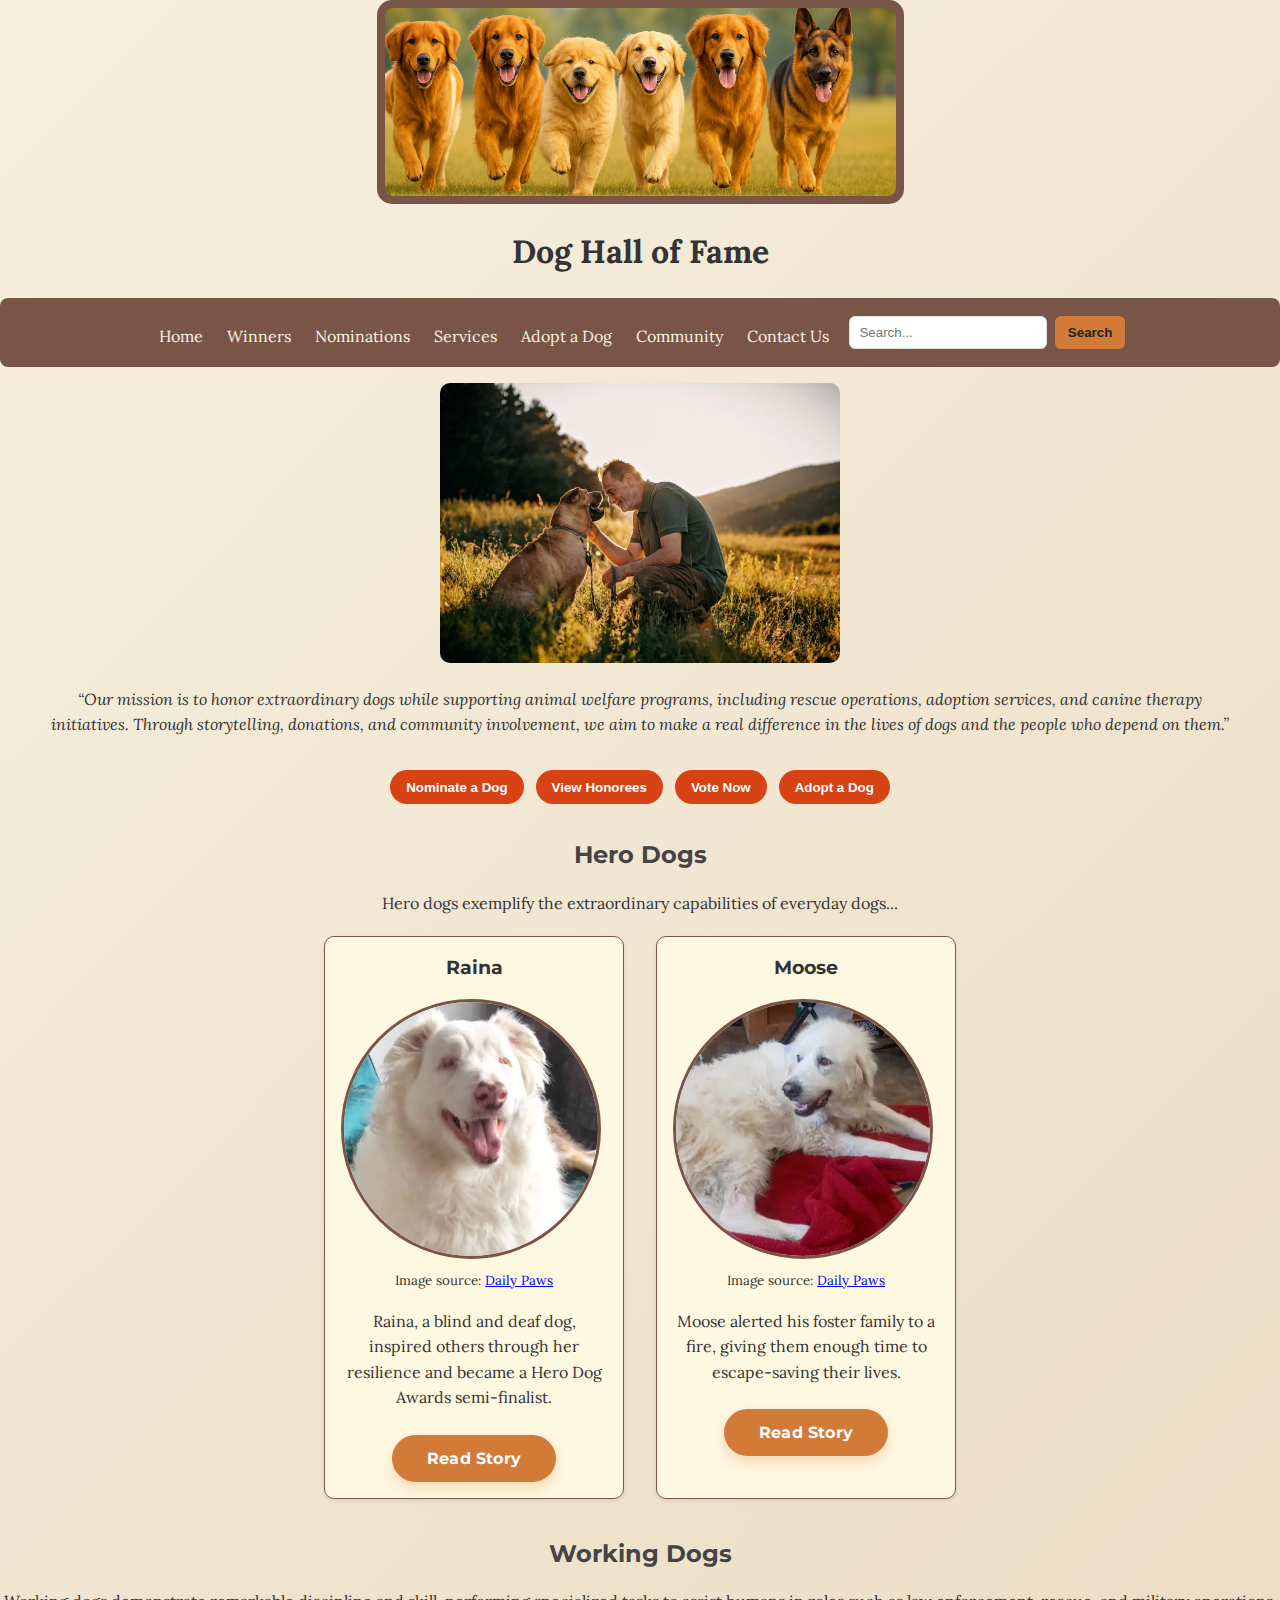
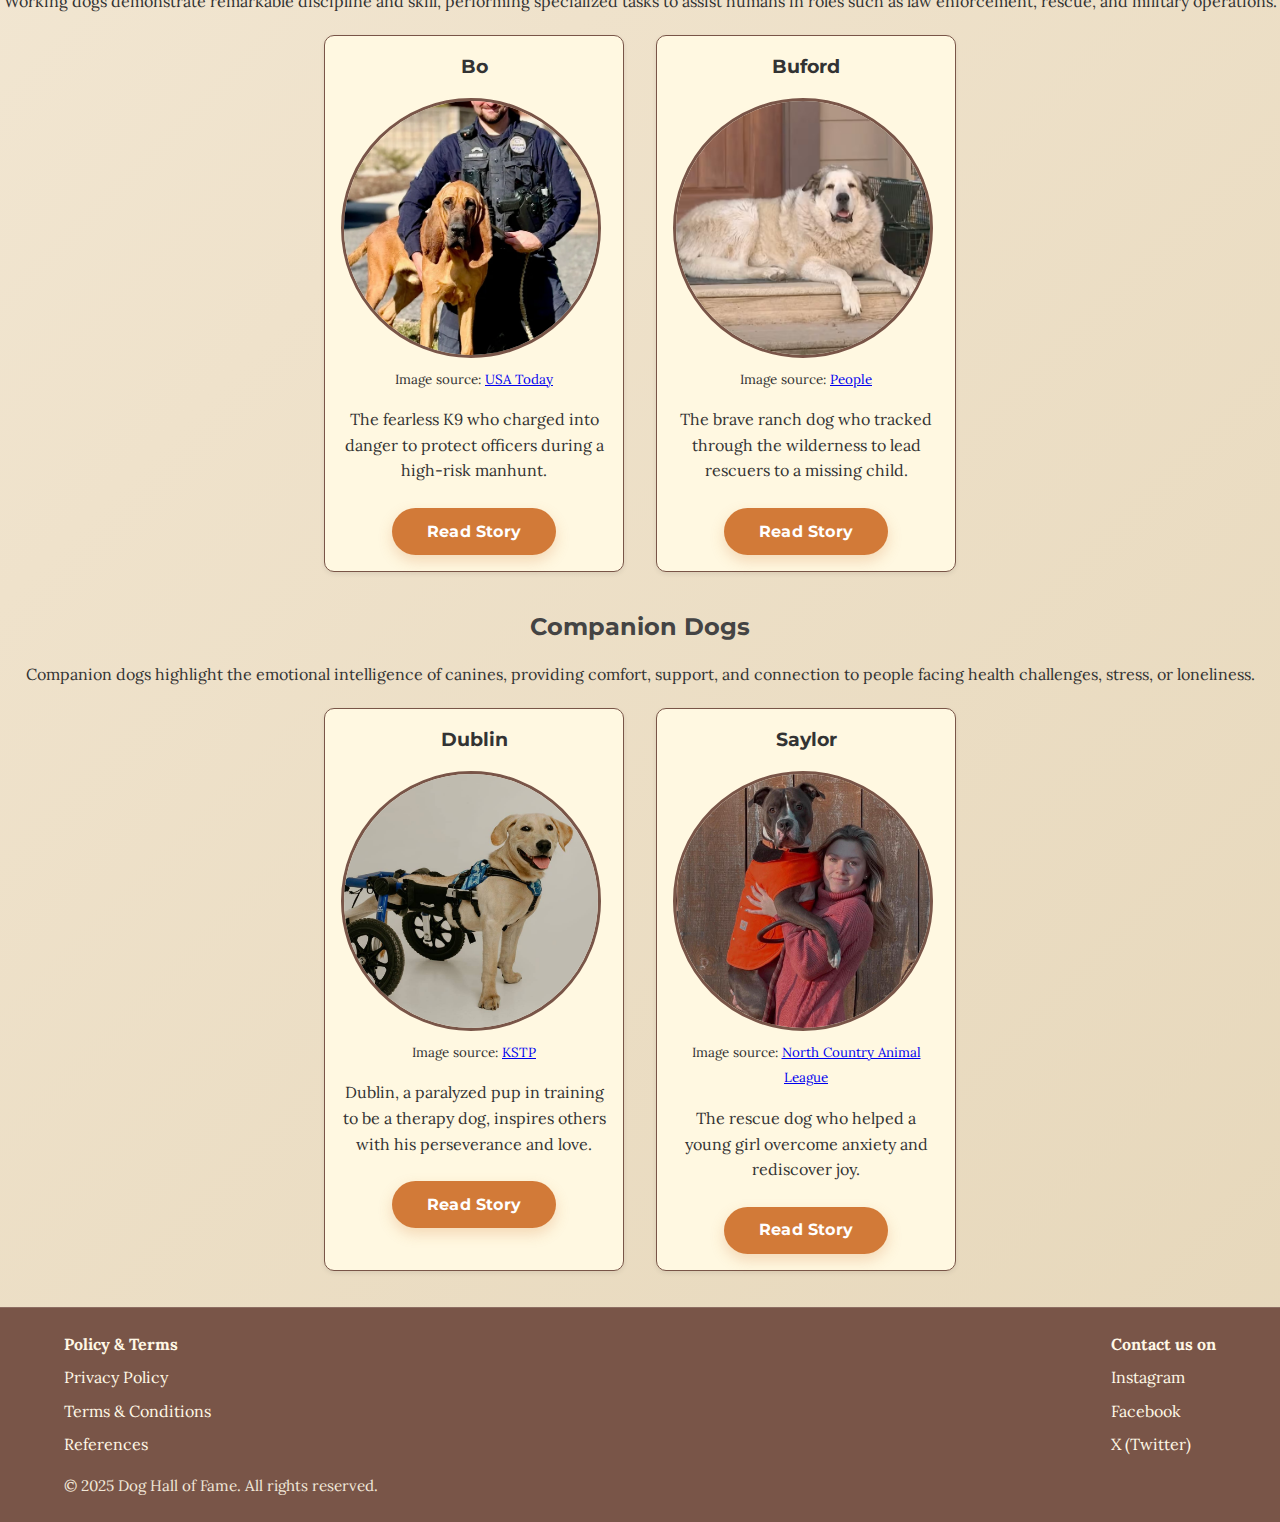
<file: index.html>
<!DOCTYPE html>
<!-- Bala Tejaswi Appana | August 10th, 2025   -->
<html lang="en">
<head>
  <meta charset="UTF-8">
  <!-- Mode meta tag for responsive design -->
  <meta name="viewport" content="width=device-width, initial-scale=1.0">
  <meta name="description" content="Welcome to the Dog Hall of Fame—celebrating the extraordinary achievements of dogs. Discover heroes, vote, and get involved.">


  <title>Dog Hall of Fame</title>
  <link href="https://fonts.googleapis.com/css2?family=Lora&family=Montserrat:wght@700&display=swap" rel="stylesheet">
  <link rel="stylesheet" href="styles/dogstyles07.css">
</head>
<body>
<div id="page-wrapper">
  <!-- =========================
       Site Header & Navigation
       ========================= -->
 <header class="page-header">
  <div class="banner-frame">
    <img src="images/banner.png" alt="Dog Hall of Fame banner" class="img-banner">
  </div>
  <h1 style="text-align:center;">Dog Hall of Fame</h1>
</header>	
    <!-- Single Navigation (mobile + desktop) -->
    <nav class="main-nav" aria-label="Main navigation">
      <button class="menu-toggle" aria-label="Toggle menu" aria-expanded="false" aria-controls="nav-content">&#9776;</button>

      <div id="nav-content" class="nav-content">
        <ul class="nav-links">
          <li><a href="index.html">Home</a></li>
          <li><a href="winners.html">Winners</a></li>
          <li><a href="nominations.html">Nominations</a></li>
          <li><a href="services.html">Services</a></li>
		  <li><a href="adoption.html">Adopt a Dog</a></li>
		  <li><a href="community.html">Community</a></li>
		  <li><a href="contactus.html">Contact Us</a></li>
		  <li><form class="nav-search" action="#" method="get" role="search">
          <label for="q" class="visually-hidden">Search this site</label>
          <input id="q" name="q" type="search" placeholder="Search..." />
          <button type="submit">Search</button></form></li>
        </ul>
      </div>
    </nav>
  <!-- Featured image -->
  <section class="featured-image" style="text-align:center; margin-top:1em;">
    <img src="images/feature.jpg" alt="Woman high-fiving a dog in harness" width="400" height="280" style="border-radius:0.625em;">
  </section>

  <!-- Mission statement -->
  <section id="mission">
    <blockquote>
      “Our mission is to honor extraordinary dogs while supporting animal welfare programs, including rescue operations,
      adoption services, and canine therapy initiatives. Through storytelling, donations, and community involvement,
      we aim to make a real difference in the lives of dogs and the people who depend on them.”
    </blockquote>
  </section>

  <!-- Actions -->
  <section id="actions">
    <button onclick="location.href='nominations.html'">Nominate a Dog</button>
    <button onclick="location.href='winners.html'">View Honorees</button>
    <button onclick="location.href='vote.html'">Vote Now</button>
    <button onclick="location.href='adoption.html'">Adopt a Dog</button>
  </section>

  <!-- Main Content -->
  <main class="dog-sections">
    <h2 id="hero" class="clear-float dog-row-heading">Hero Dogs</h2>
    <p class="dog-row-content">Hero dogs exemplify the extraordinary capabilities of everyday dogs...</p>
    <div class="dog-row">
      <section class="dog-category">
        <h3>Raina</h3>
		<div>
			<img class="float-left" src="images/Raina.png" alt="Raina, blind and deaf hero dog">
			<p><small>Image source: <a href="https://www.dailypaws.com/raina-blind-deaf-dog-inspires-7710695">Daily Paws</a></small></p>
			<p>Raina, a blind and deaf dog, inspired others through her resilience and became a Hero Dog Awards semi-finalist.</p>
			<div class="clear-float"></div>
		</div>
		<a href="#" class="story-button">Read Story</a>
      </section>

      <section class="dog-category">
        <h3>Moose</h3>
        <div>
          <img class="float-left" src="images/Moose.png" alt="Moose, hero dog who saved family from houseboat fire">
          <p><small>Image source: <a href="https://www.dailypaws.com/great-pyrenees-saves-family-from-houseboat-fire-7814286" target="_blank" rel="noopener">Daily Paws</a></small></p>
          <p>Moose alerted his foster family to a fire, giving them enough time to escape-saving their lives.</p>
          <div class="clear-float"></div>
        </div>
        <a href="#" class="story-button">Read Story</a>
      </section>
    </div>

    <!-- Working Dogs -->
    <h2 class="clear-float dog-row-heading">Working Dogs</h2>
    <p class="dog-row-content">Working dogs demonstrate remarkable discipline and skill, performing specialized tasks to assist humans in roles such as law enforcement, rescue, and military operations.</p>

    <div class="dog-row">
      <section class="dog-category">
        <h3>Bo</h3>
        <div>
          <img class="float-left" src="images/Bo.png" alt="K9 Bo, law enforcement dog">
          <p><small>Image source: <a href="https://www.usatoday.com/story/life/animalkind/2024/11/08/k9-bo-american-humane-2024-hero-dog-awards/76135078007/" target="_blank" rel="noopener">USA Today</a></small></p>
          <p>The fearless K9 who charged into danger to protect officers during a high-risk manhunt.</p>
          <div class="clear-float"></div>
        </div>
        <a href="#" class="story-button">Read Story</a>
      </section>

      <section class="dog-category">
        <h3>Buford</h3>
        <div>
          <img class="float-left" src="images/Buford.png" alt="Buford – The Desert Guardian">
          <p><small>Image source: <a href="https://people.com/boy-who-spent-night-in-wilderness-reunites-with-dog-who-rescued-him-11716165" target="_blank" rel="noopener">People</a></small></p>
          <p>The brave ranch dog who tracked through the wilderness to lead rescuers to a missing child.</p>
          <div class="clear-float"></div>
        </div>
        <a href="#" class="story-button">Read Story</a>
      </section>
    </div>

    <!-- Companion Dogs -->
    <h2 class="clear-float dog-row-heading">Companion Dogs</h2>
    <p class="dog-row-content">Companion dogs highlight the emotional intelligence of canines, providing comfort, support, and connection to people facing health challenges, stress, or loneliness.</p>

    <div class="dog-row">
      <section class="dog-category">
        <h3>Dublin</h3>
        <div>
          <img class="float-left" src="images/Dublin.png" alt="Dublin, therapy dog in training">
          <p><small>Image source: <a href="https://kstp.com/kstp-news/top-news/dublin-the-paralyzed-pup-inspiring-many-as-he-trains-to-become-a-therapy-dog/" target="_blank" rel="noopener">KSTP</a></small></p>
          <p>Dublin, a paralyzed pup in training to be a therapy dog, inspires others with his perseverance and love.</p>
          <div class="clear-float"></div>
        </div>
        <a href="#" class="story-button">Read Story</a>
      </section>

      <section class="dog-category">
        <h3>Saylor</h3>
        <div>
          <img class="float-left" src="images/Saylor-Devyn.png" alt="Saylor, rescue dog who helped a girl with anxiety">
          <p><small>Image source: <a href="https://www.ncal.com/saylor-devyn-the-perfect-pair/" target="_blank" rel="noopener">North Country Animal League</a></small></p>
          <p>The rescue dog who helped a young girl overcome anxiety and rediscover joy.</p>
          <div class="clear-float"></div>
        </div>
        <a href="#" class="story-button">Read Story</a>
      </section>
    </div>
  </main>

  <!-- Footer -->
<footer class="site-footer">
  <div class="footer-inner">
    <div class="footer-left">
      <ul class="footer-links" aria-label="Footer links">
        <li><strong>Policy & Terms</strong></li>
        <li><a href="privacy-policy.html">Privacy Policy</a></li>
        <li><a href="terms.html">Terms & Conditions</a></li>
		 <li><a href="reference.html">References</a></li>
      </ul>
      <p class="copyright">&copy; 2025 Dog Hall of Fame. All rights reserved.</p>
    </div>

    <div class="footer-right">
      <ul class="social-links" aria-label="Social media">
		<li><strong>Contact us on</strong></li>
        <li><a href="#">Instagram</a></li>
        <li><a href="#">Facebook</a></li>
        <li><a href="#">X (Twitter)</a></li>
      </ul>
    </div>
  </div>
</footer>

</div>

<script>
  // Single-nav toggle
  document.addEventListener('DOMContentLoaded', () => {
    const btn = document.querySelector('.menu-toggle');
    const nav = document.querySelector('.main-nav');
    const panel = document.getElementById('nav-content');
    if (!btn || !nav || !panel) return;

    btn.addEventListener('click', () => {
      const open = nav.classList.toggle('nav-open');
      btn.setAttribute('aria-expanded', open ? 'true' : 'false');
    });
  });
</script>
</body>
</html>
</file>
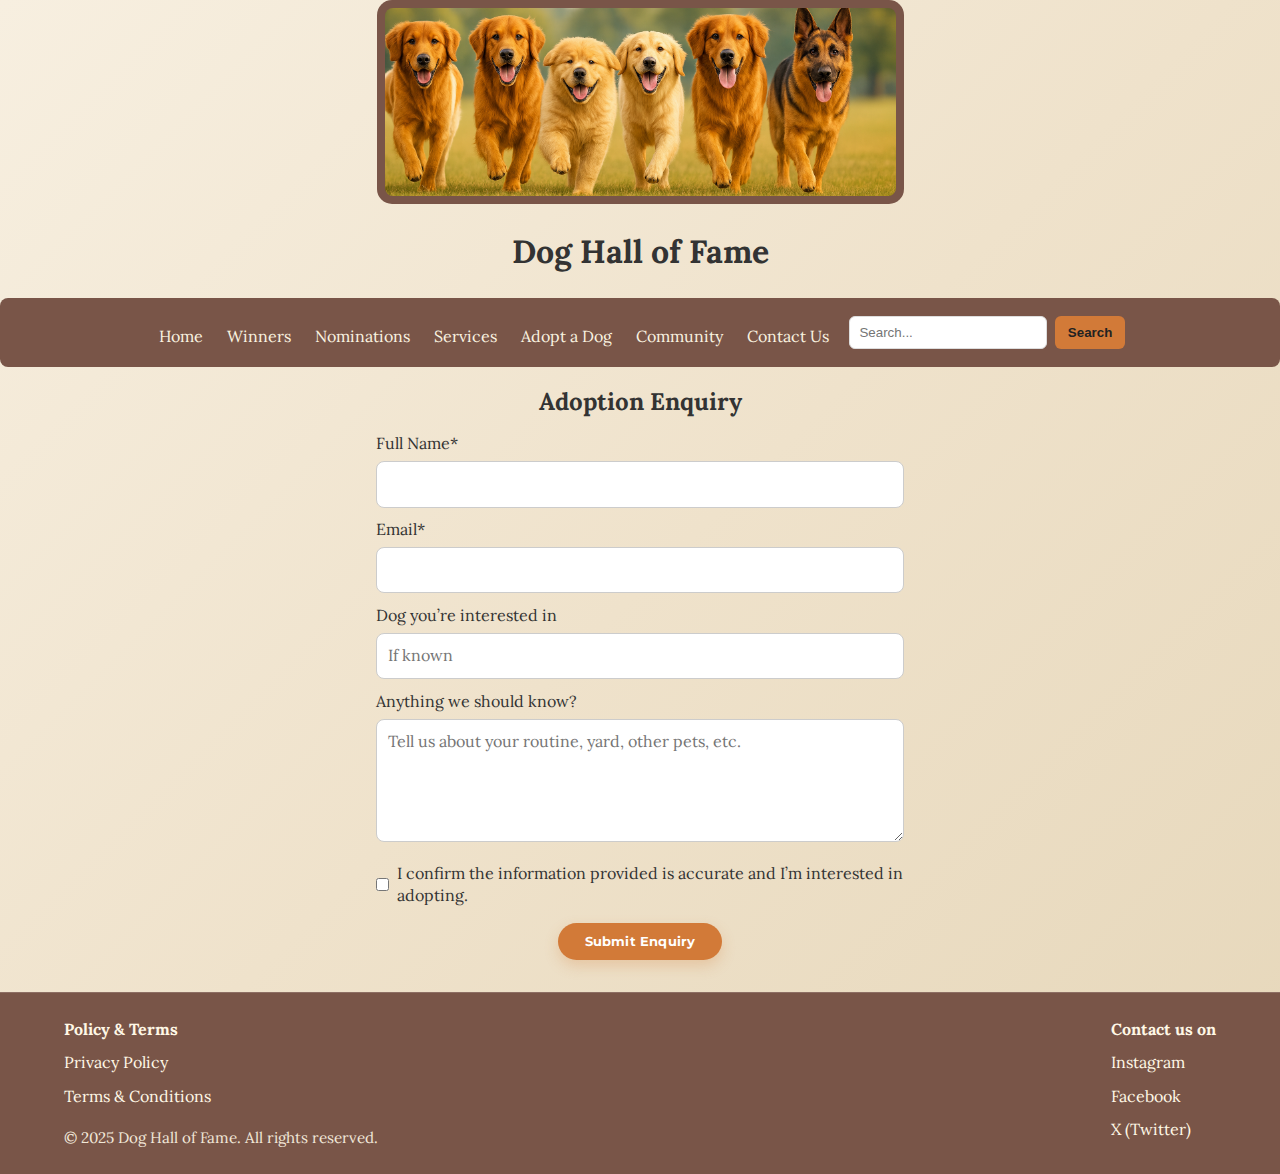
<file: adoption-form.html>
<!DOCTYPE html>
<!-- Bala Tejaswi Appana | August 24th, 2025   -->
<html lang="en">
<head>
  <meta charset="UTF-8">
  <!-- Mode meta tag for responsive design -->
  <meta name="viewport" content="width=device-width, initial-scale=1.0">
  <title>Dog Hall of Fame</title>
  <link href="https://fonts.googleapis.com/css2?family=Lora&family=Montserrat:wght@700&display=swap" rel="stylesheet">
  <link rel="stylesheet" href="styles/dogstyles07.css">
</head>
<body>
<div id="page-wrapper">
  <!-- =========================
       Site Header & Navigation
       ========================= -->
 <header class="page-header">
  <div class="banner-frame">
    <img src="images/banner.png" alt="Dog Hall of Fame banner" class="img-banner">
  </div>
  <h1 style="text-align:center;">Dog Hall of Fame</h1>
</header>
    <!-- Single Navigation (mobile + desktop) -->
    <nav class="main-nav" aria-label="Main
	navigation">
      <button class="menu-toggle" aria-label="Toggle menu" aria-expanded="false" aria-controls="nav-content">&#9776;</button>

      <div id="nav-content" class="nav-content">
        <ul class="nav-links">
          <li><a href="index.html">Home</a></li>
          <li><a href="winners.html">Winners</a></li>
          <li><a href="nominations.html">Nominations</a></li>
          <li><a href="services.html">Services</a></li>
		  <li><a href="adoption.html">Adopt a Dog</a></li>
		  <li><a href="community.html">Community</a></li>
		  <li><a href="contactus.html">Contact Us</a></li>
		  <li><form class="nav-search" action="#" method="get" role="search">
          <label for="q" class="visually-hidden">Search this site</label>

          <input id="q" name="q" type="search" placeholder="Search..." />
          <button type="submit">Search</button></form></li>
        </ul>
      </div>
    </nav>
	
  <main>

  <form class="adopt-form" action="#" method="post">
    <h2 class="form-title">Adoption Enquiry</h2>

    <label for="fullName">Full Name*</label>
    <input id="fullName" name="fullName" type="text" required />
	
    <label for="email">Email*</label>
    <input id="email" name="email" type="email" required />

    <label for="dogChoice">Dog you’re interested in</label>
    <input id="dogChoice" name="dogChoice" type="text" placeholder="If known" />    

    <label for="message">Anything we should know?</label>
    <textarea id="message" name="message" rows="4" placeholder="Tell us about your routine, yard, other pets, etc."></textarea>

    <label class="consent" for="agree">
  <input id="agree" name="agree" type="checkbox" required>
  <span>I confirm the information provided is accurate and I’m interested in adopting.</span>
</label>

    <button type="submit" class="story-button">Submit Enquiry</button>
	
  </form>
</main>

    <!-- =========================
       Footer
       ========================= -->
  <footer class="site-footer">
    <div class="footer-inner">
      <div class="footer-left">
        <ul class="footer-links" aria-label="Footer links">
          <li><strong>Policy & Terms</strong></li>
          <li><a href="privacy-policy.html">Privacy Policy</a></li>
          <li><a href="terms.html">Terms &amp; Conditions</a></li>
        </ul>
        <p class="copyright">&copy; 2025 Dog Hall of Fame. All rights reserved.</p>
      </div>

      <div class="footer-right">
        <ul class="social-links" aria-label="Social media">
		  <li><strong>Contact us on</strong></li>
          <li><a href="#">Instagram</a></li>
          <li><a href="#">Facebook</a></li>
          <li><a href="#">X (Twitter)</a></li>
        </ul>
      </div>
    </div>
	
  </footer>

  </div>
  <script>
  // Single-nav toggle
  document.addEventListener('DOMContentLoaded', () => {
    const btn = document.querySelector('.menu-toggle');
    const nav = document.querySelector('.main-nav');
    const panel = document.getElementById('nav-content');
    if (!btn || !nav || !panel) return;

    btn.addEventListener('click', () => {
      const open = nav.classList.toggle('nav-open');
      btn.setAttribute('aria-expanded', open ? 'true' : 'false');
    });
  });
</script>
</body>
</html>
</file>
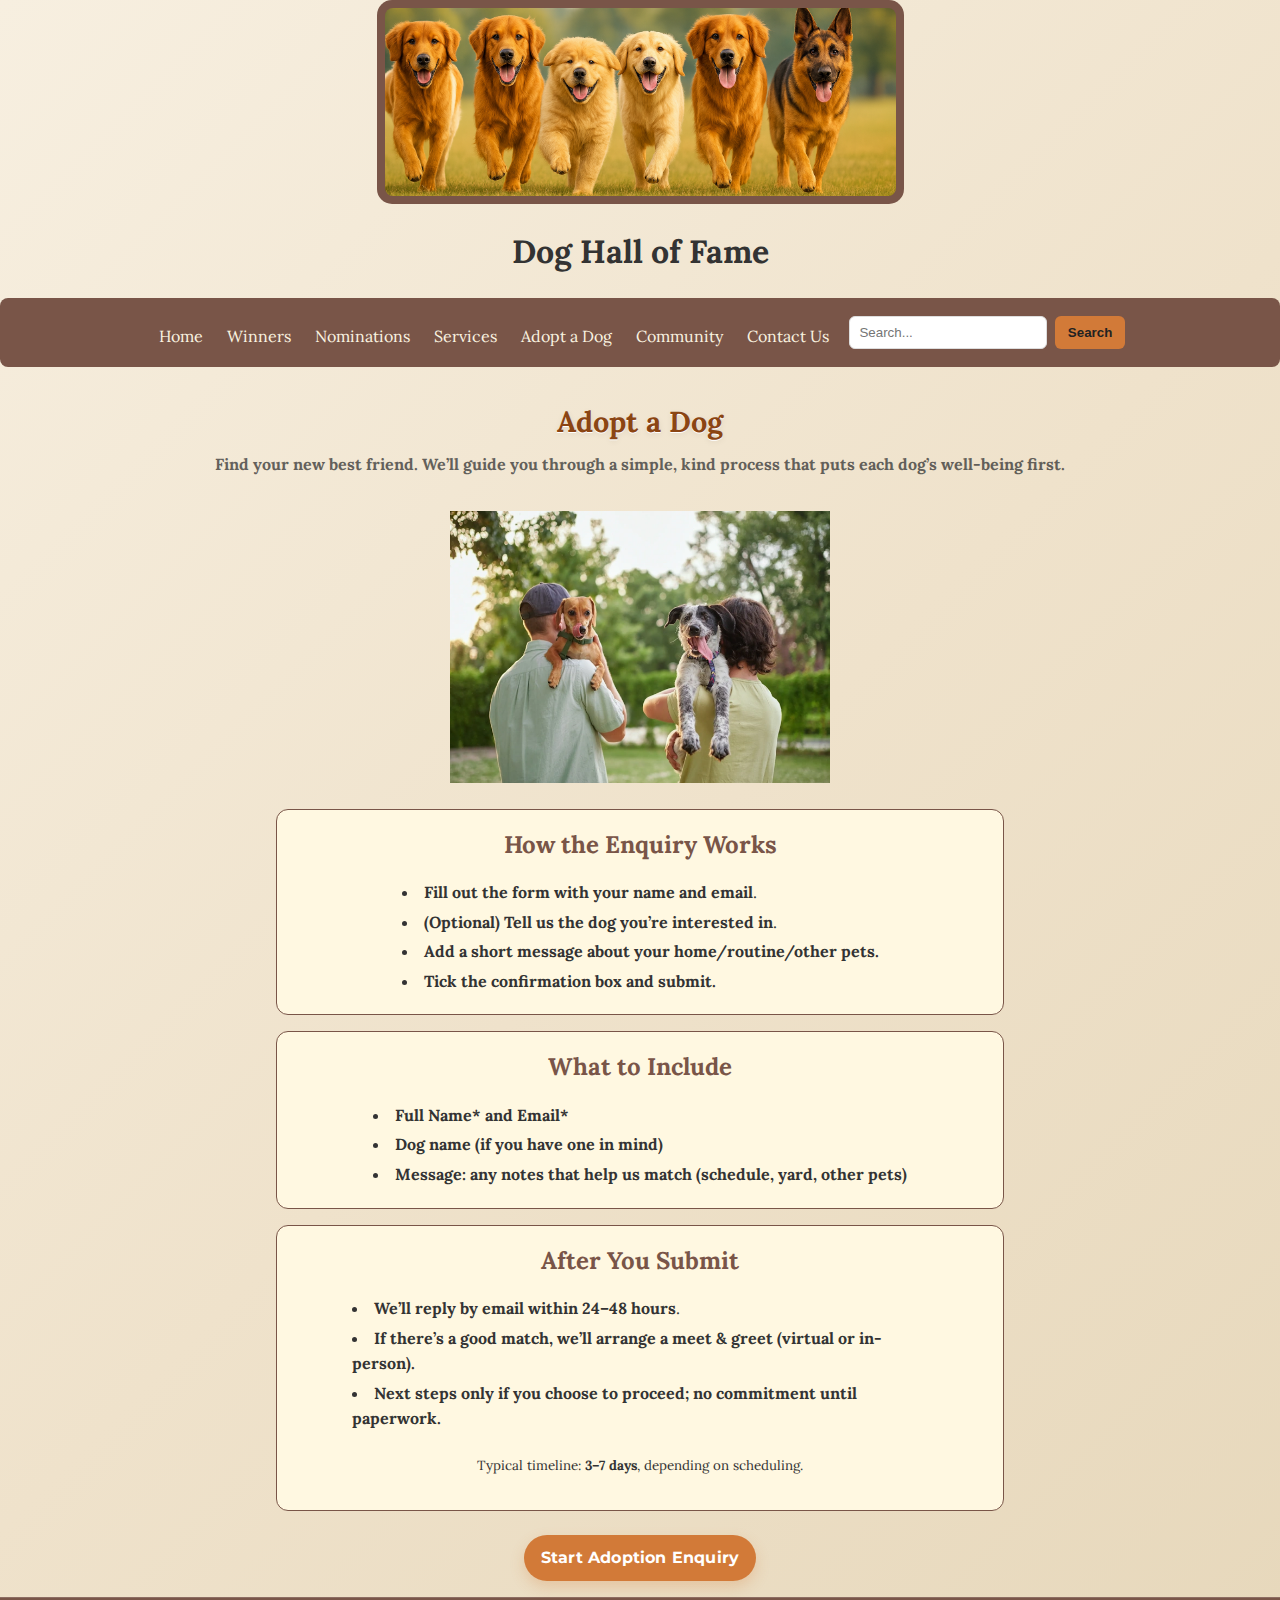
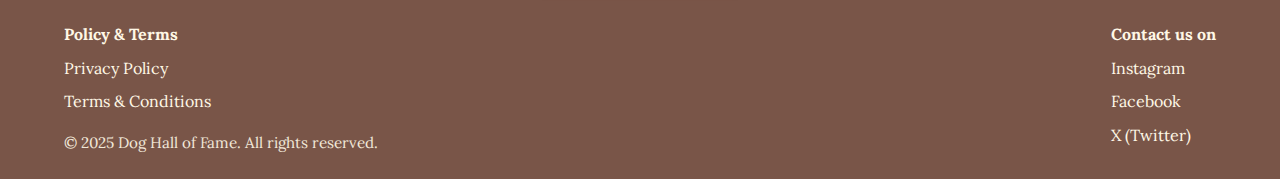
<file: adoption.html>
<!Doctype html>
<!-- Bala Tejaswi Appana | August 24th, 2025   -->
<html lang="en">
<head>
  <meta charset="UTF-8">
  <!-- Mode meta tag for responsive design -->
  <meta name="viewport" content="width=device-width, initial-scale=1.0">
  <meta name="description" content="Adopt a dog from the Dog Hall of Fame. Learn how the adoption process works and get started today.">

  <title>Dog Hall of Fame</title>
  <link href="https://fonts.googleapis.com/css2?family=Lora&family=Montserrat:wght@700&display=swap" rel="stylesheet">
  <link rel="stylesheet" href="styles/dogstyles07.css">
</head>
<body>
<div id="page-wrapper">
  <!-- =========================
       Site Header & Navigation
       ========================= -->
 <header class="page-header">
  <div class="banner-frame">
    <img src="images/banner.png" alt="Dog Hall of Fame banner" class="img-banner">
  </div>
  <h1 style="text-align:center;">Dog Hall of Fame</h1>
</header>
 

    <!-- Single Navigation (mobile + desktop) -->
    <nav class="main-nav" aria-label="Main navigation">
  <button class="menu-toggle" aria-label="Toggle menu" aria-expanded="false" aria-controls="nav-content">&#9776;</button>
  <div id="nav-content" class="nav-content">
    <ul class="nav-links">
          <li><a href="index.html">Home</a></li>
          <li><a href="winners.html">Winners</a></li>
          <li><a href="nominations.html">Nominations</a></li>
          <li><a href="services.html">Services</a></li>
		  <li><a href="adoption.html">Adopt a Dog</a></li>
		  <li><a href="community.html">Community</a></li>
		  <li><a href="contactus.html">Contact Us</a></li>
		  <li>
		   <form class="nav-search" action="#" method="get" role="search">
          <!-- keep for accessibility, or remove this label and add aria-label on input -->
          <label for="q" class="visually-hidden">Search this site</label>
          <input id="q" name="q" type="search" placeholder="Search..." />
          <button type="submit">Search</button>
        </form>
      </li>
    </ul>
  </div>
</nav>
	<main>
  <section class="adoptions-header">
    <h2 class="adoptions-title">Adopt a Dog</h2>
    <p class="adoptions-subtitle"><strong>Find your new best friend. We’ll guide you through a simple, kind process that puts each dog’s well-being first.</strong></p>
  </section>

  <!-- Featured image should be a sibling, not inside adoptions-header -->
  <section class="featured-image">
    <img src="images/adoption.jpg" alt="Two people holding the dogs" class="featured-img">
  </section>

  <section class="adoption-cards">
    <section class="adopt-card">
      <h2>How the Enquiry Works</h2>
      <ul>
        <li><strong>Fill out the form with your name and email</strong>.</li>
        <li><strong>(Optional) Tell us the dog you’re interested in</strong>.</li>
        <li><strong>Add a short message about your home/routine/other pets.</strong></li>
        <li><strong>Tick the confirmation box and submit.</strong></li>
      </ul>
    </section>

    <section class="adopt-card">
      <h2>What to Include</h2>
      <ul>
        <li><strong>Full Name* and Email*</strong></li>
        <li><strong>Dog name (if you have one in mind)</strong></li>
        <li><strong>Message: any notes that help us match (schedule, yard, other pets)</strong></li>
      </ul>
    </section>

    <section class="adopt-card">
      <h2>After You Submit</h2>
      <ul>
        <li><strong>We’ll reply by email within 24–48 hours</strong>.</li>
        <li><strong>If there’s a good match, we’ll arrange a meet &amp; greet (virtual or in-person).</strong></li>
        <li><strong>Next steps only if you choose to proceed; no commitment until paperwork.</strong></li>
      </ul>
      <p><small>Typical timeline: <strong>3–7 days</strong>, depending on scheduling.</small></p>
    </section>
  </section>

  <p class="adopt-cta">
    <a href="adoption-form.html" class="story-button">Start Adoption Enquiry</a>
  </p>
</main>

 

  <!-- Footer -->
<footer class="site-footer">
  <div class="footer-inner">
    <div class="footer-left">
      <ul class="footer-links" aria-label="Footer links">
        <li><strong>Policy & Terms</strong></li>
        <li><a href="privacy-policy.html">Privacy Policy</a></li>
        <li><a href="terms.html">Terms & Conditions</a></li>
      </ul>
      <p class="copyright">&copy; 2025 Dog Hall of Fame. All rights reserved.</p>
    </div>

    <div class="footer-right">
      <ul class="social-links" aria-label="Social media">
		<li><strong>Contact us on</strong></li>
        <li><a href="#">Instagram</a></li>
        <li><a href="#">Facebook</a></li>
        <li><a href="#">X (Twitter)</a></li>
      </ul>
    </div>
  </div>
</footer>

</div>
<script>
  // Single-nav toggle
  document.addEventListener('DOMContentLoaded', () => {
    const btn = document.querySelector('.menu-toggle');
    const nav = document.querySelector('.main-nav');
    const panel = document.getElementById('nav-content');
    if (!btn || !nav || !panel) return;

    btn.addEventListener('click', () => {
      const open = nav.classList.toggle('nav-open');
      btn.setAttribute('aria-expanded', open ? 'true' : 'false');
    });
  });
</script>

</body>
</html>
</file>
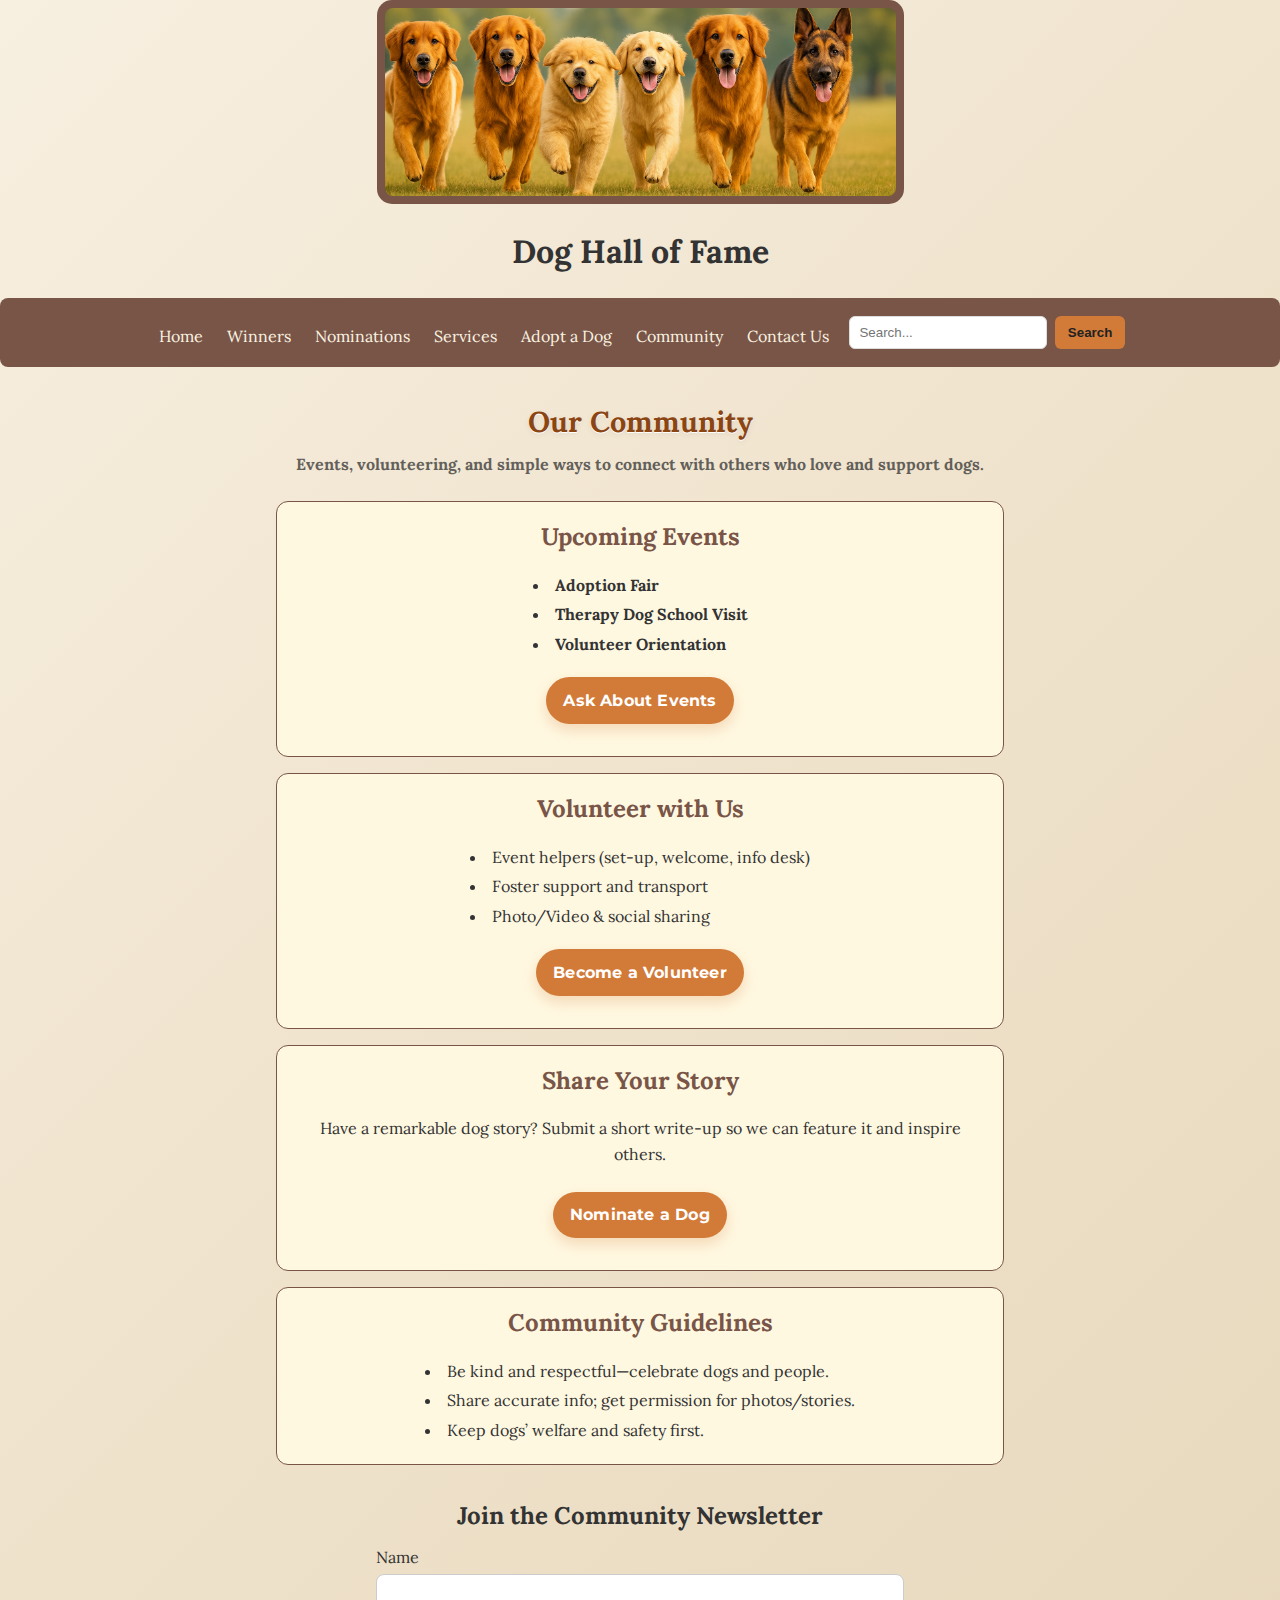
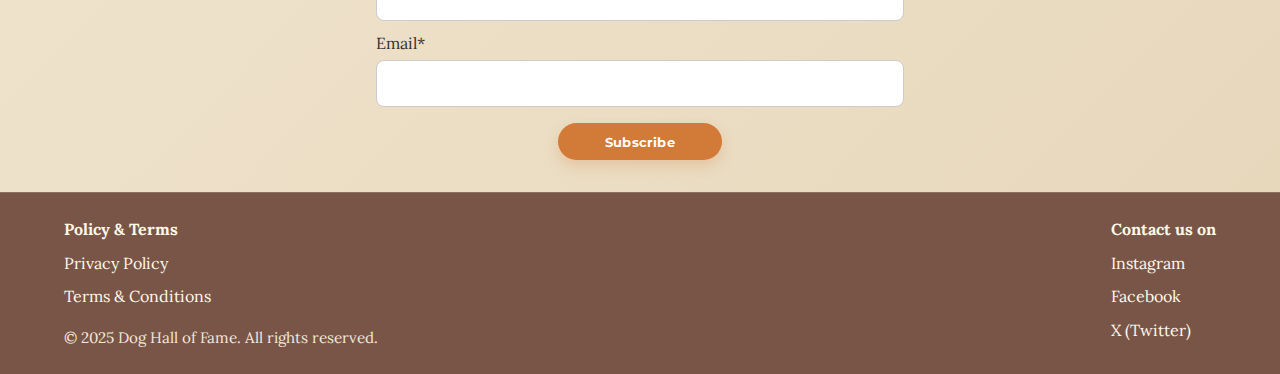
<file: community.html>
<!DOCTYPE html>
<!-- Bala Tejaswi Appana | August 24th, 2025   -->
<head>
  <meta charset="UTF-8">
  <meta name="viewport" content="width=device-width, initial-scale=1.0">
  <meta name="description" content="Join the Dog Hall of Fame community! Explore events, volunteer opportunities, and inspiring dog stories. Stay connected by subscribing to our newsletter.">
  <title>Dog Hall of Fame</title>
  <link href="https://fonts.googleapis.com/css2?family=Lora&family=Montserrat:wght@700&display=swap" rel="stylesheet">
  <link rel="stylesheet" href="styles/dogstyles07.css">
</head>
<body>
<div id="page-wrapper">
  <!-- =========================
       Site Header & Navigation
       ========================= -->
 <header class="page-header">
  <div class="banner-frame">
    <img src="images/banner.png" alt="Dog Hall of Fame banner" class="img-banner">
  </div>
   <h1 style="text-align:center;">Dog Hall of Fame</h1>
</header>
    <!-- Single Navigation (mobile + desktop) -->
    <nav class="main-nav" aria-label="Main
	navigation">
      <button class="menu-toggle" aria-label="Toggle menu" aria-expanded="false" aria-controls="nav-content">&#9776;</button>

      <div id="nav-content" class="nav-content">
        <ul class="nav-links">
          <li><a href="index.html">Home</a></li>
          <li><a href="winners.html">Winners</a></li>
          <li><a href="nominations.html">Nominations</a></li>
          <li><a href="services.html">Services</a></li>
		  <li><a href="adoption.html">Adopt a Dog</a></li>
		  <li><a href="community.html">Community</a></li>
		  <li><a href="contactus.html">Contact Us</a></li>
		  <li><form class="nav-search" action="#" method="get" role="search">
          <label for="q" class="visually-hidden">Search this site</label>
          <input id="q" name="q" type="search" placeholder="Search..." />
          <button type="submit">Search</button></form></li>
        </ul> 
      </div>
    </nav>

    <!-- Hero -->
	<section class="community-header">
  <h2 class="community-title">Our Community</h2>
  <p class="community-subtitle"><strong>Events, volunteering, and simple ways to connect with others who love and support dogs.</strong></p>
</section>

    <!-- Main -->
    <main>

      <!-- Community cards (reusing aside/card styles) -->
      <section class="adoption-cards">

        <section class="adopt-card">
          <h2>Upcoming Events</h2>
          <ul>
            <li><strong>Adoption Fair</strong> </li>
            <li><strong>Therapy Dog School Visit</strong></li>
            <li><strong>Volunteer Orientation</strong></li>
          </ul>
          <p style="text-align:center;margin-top:.5rem;">
            <a class="story-button" href="contactus.html">Ask About Events</a>
          </p>
        </section>

        <section class="adopt-card">
          <h2>Volunteer with Us</h2>
          <ul>
            <li>Event helpers (set-up, welcome, info desk)</li>
            <li>Foster support and transport</li>
            <li>Photo/Video &amp; social sharing</li>
          </ul>
          <p style="text-align:center;margin-top:.5rem;">
            <a class="story-button" href="contactus.html">Become a Volunteer</a>
          </p>
        </section>
		
		<section class="adopt-card">
          <h2>Share Your Story</h2>
          <p>Have a remarkable dog story? Submit a short write-up so we can feature it and inspire others.</p>
          <p style="text-align:center;margin-top:.5rem;">
            <a class="story-button" href="nominations.html">Nominate a Dog</a>
          </p>
        </section>

        <section class="adopt-card">
          <h2>Community Guidelines</h2>
          <ul>
            <li>Be kind and respectful—celebrate dogs and people.</li>
            <li>Share accurate info; get permission for photos/stories.</li>
            <li>Keep dogs’ welfare and safety first.</li>
          </ul>
        </section>

        

      </section>

      <!-- Newsletter (reusing your adopt-form styles) -->
      <form class="adopt-form" action="#" method="post" style="margin-top:1rem;">
        <h2 class="form-title">Join the Community Newsletter</h2>
        <label for="newsName">Name</label>
        <input id="newsName" name="newsName" type="text" />
        <label for="newsEmail">Email*</label>
        <input id="newsEmail" name="newsEmail" type="email" required />
        <button type="submit" class="story-button">Subscribe</button>
      </form>


    </main>

    <!-- Footer -->
<footer class="site-footer">
  <div class="footer-inner">
    <div class="footer-left">
      <ul class="footer-links" aria-label="Footer links">
        <li><strong>Policy & Terms</strong></li>
        <li><a href="privacy-policy.html">Privacy Policy</a></li>
        <li><a href="terms.html">Terms & Conditions</a></li>
      </ul>
      <p class="copyright">&copy; 2025 Dog Hall of Fame. All rights reserved.</p>
    </div>

    <div class="footer-right">
      <ul class="social-links" aria-label="Social media">
		<li><strong>Contact us on</strong></li>
        <li><a href="#">Instagram</a></li>
        <li><a href="#">Facebook</a></li>
        <li><a href="#">X (Twitter)</a></li>
      </ul>
    </div>
  </div>
</footer>

  </div>
  <script>
  // Single-nav toggle
  document.addEventListener('DOMContentLoaded', () => {
    const btn = document.querySelector('.menu-toggle');
    const nav = document.querySelector('.main-nav');
    const panel = document.getElementById('nav-content');
    if (!btn || !nav || !panel) return;

    btn.addEventListener('click', () => {
      const open = nav.classList.toggle('nav-open');
      btn.setAttribute('aria-expanded', open ? 'true' : 'false');
    });
  });
</script>
</body>
</html>
</file>
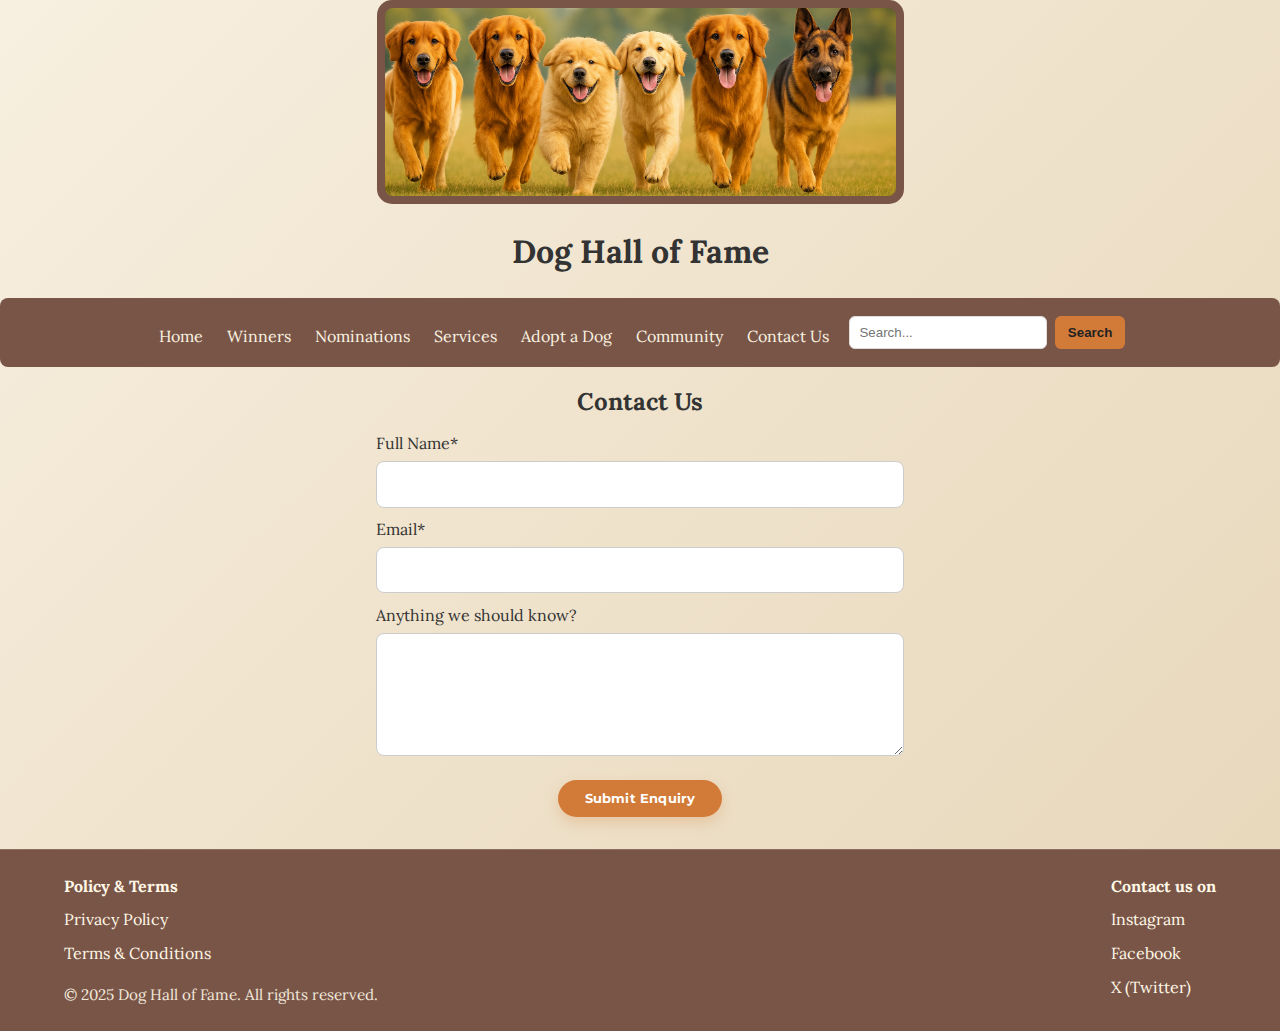
<file: contactus.html>
<!DOCTYPE html>
<!-- Bala Tejaswi Appana | August 24th, 2025   -->
<html lang="en">
<head>
  <meta charset="UTF-8">
  <!-- Mode meta tag for responsive design -->
  <meta name="viewport" content="width=device-width, initial-scale=1.0">
  <meta name="description" content="Contact the Dog Hall of Fame team with questions, adoption interest, or community ideas. We’re here to help.">

  <title>Dog Hall of Fame</title>
  <link href="https://fonts.googleapis.com/css2?family=Lora&family=Montserrat:wght@700&display=swap" rel="stylesheet">
  <link rel="stylesheet" href="styles/dogstyles07.css">
</head>
<body>
<div id="page-wrapper">
  <!-- =========================
       Site Header & Navigation
       ========================= -->
 <header class="page-header">
  <div class="banner-frame">
    <img src="images/banner.png" alt="Dog Hall of Fame banner" class="img-banner">
  </div>
  <h1 style="text-align:center;">Dog Hall of Fame</h1>
</header>
    

    <!-- Single Navigation (mobile + desktop) -->
    <nav class="main-nav" aria-label="Main
	navigation">
      <button class="menu-toggle" aria-label="Toggle menu" aria-expanded="false" aria-controls="nav-content">&#9776;</button>

      <div id="nav-content" class="nav-content">
        <ul class="nav-links">
          <li><a href="index.html">Home</a></li>
          <li><a href="winners.html">Winners</a></li>
          <li><a href="nominations.html">Nominations</a></li>
          <li><a href="services.html">Services</a></li>
		  <li><a href="adoption.html">Adopt a Dog</a></li>
		  <li><a href="community.html">Community</a></li>
		  <li><a href="contactus.html">Contact Us</a></li>
		  <li><form class="nav-search" action="#" method="get" role="search">
          <label for="q" class="visually-hidden">Search this site..</label>
          <input id="q" name="q" type="search" placeholder="Search..." />
          <button type="submit">Search</button></form></li>
        </ul>
      </div>
    </nav>
  <main>

  <form class="contact-form" action="#" method="post">
    <h2 class="form-title">Contact Us</h2>

    <label for="fullName">Full Name*</label>
    <input id="fullName" name="fullName" type="text" required />

    <label for="email">Email*</label>
    <input id="email" name="email" type="email" required />
    <label for="message">Anything we should know?</label>
    <textarea id="message" name="message" rows="4" ></textarea>
   

    <button type="submit" class="story-button">Submit Enquiry</button>
  </form>

</main>

    <!-- =========================
       Footer
       ========================= -->
  <footer class="site-footer">
    <div class="footer-inner">
      <div class="footer-left">
        <ul class="footer-links" aria-label="Footer links">
          <li><strong>Policy & Terms</strong></li>
          <li><a href="privacy-policy.html">Privacy Policy</a></li>
          <li><a href="terms.html">Terms &amp; Conditions</a></li>
        </ul>
        <p class="copyright">&copy; 2025 Dog Hall of Fame. All rights reserved.</p>
      </div>

      <div class="footer-right">
        <ul class="social-links" aria-label="Social media">
		  <li><strong>Contact us on</strong></li>
          <li><a href="#">Instagram</a></li>
          <li><a href="#">Facebook</a></li>
          <li><a href="#">X (Twitter)</a></li>
        </ul>
      </div>
    </div>
	
  </footer>

  </div>
  <script>
  // Single-nav toggle
  document.addEventListener('DOMContentLoaded', () => {
    const btn = document.querySelector('.menu-toggle');
    const nav = document.querySelector('.main-nav');
    const panel = document.getElementById('nav-content');
    if (!btn || !nav || !panel) return;

    btn.addEventListener('click', () => {
      const open = nav.classList.toggle('nav-open');
      btn.setAttribute('aria-expanded', open ? 'true' : 'false');
    });
  });
</script>
</body>
</html>
</file>
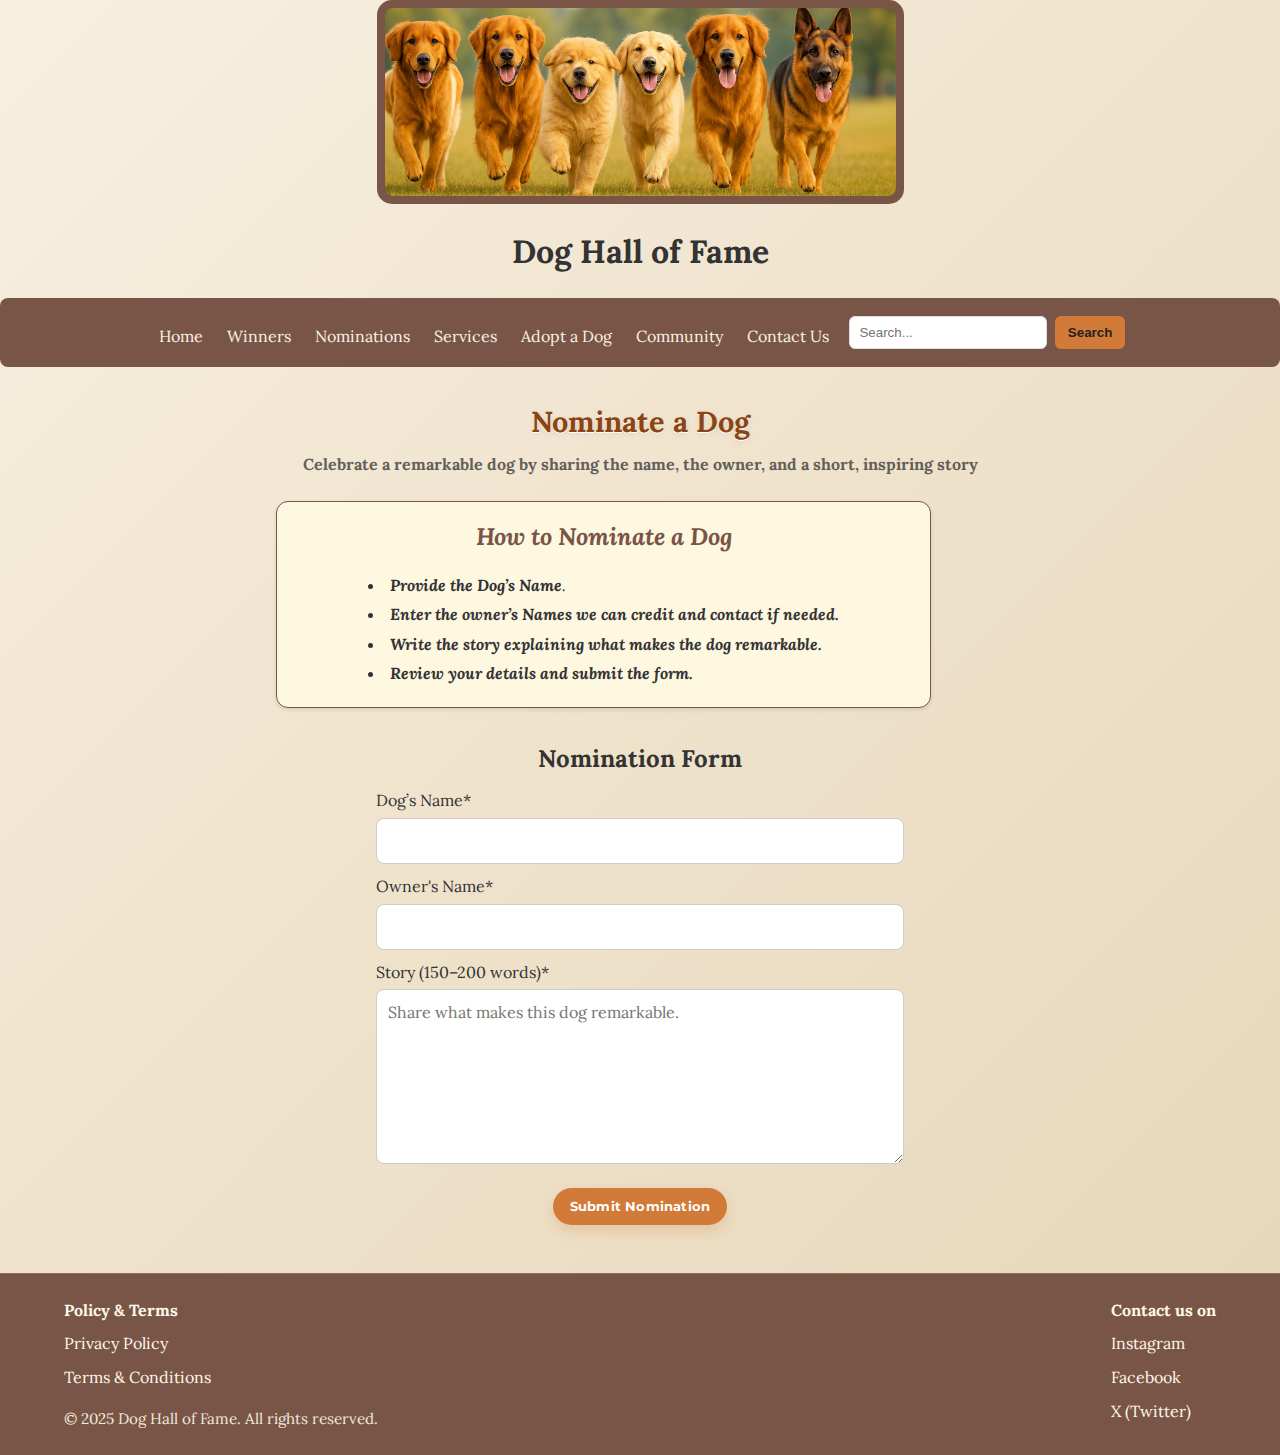
<file: nominations.html>
<!DOCTYPE html>
 <!-- Bala Tejaswi Appana | August 24th, 2025   -->

<html lang="en">
<head>
  <meta charset="UTF-8">
  <!-- Mode meta tag for responsive design -->
  <meta name="viewport" content="width=device-width, initial-scale=1.0">
  <meta name="description" content="Nominate your favorite dog for the Hall of Fame. Submit stories of heroism, service, and companionship.">


  <title>Dog Hall of Fame</title>
  <link href="https://fonts.googleapis.com/css2?family=Lora&family=Montserrat:wght@700&display=swap" rel="stylesheet">
  <link rel="stylesheet" href="styles/dogstyles07.css">
</head>
<body>
<div id="page-wrapper">
  <!-- =========================
       Site Header & Navigation
       ========================= -->
 <header class="page-header">
  <div class="banner-frame">
    <img src="images/banner.png" alt="Dog Hall of Fame banner" class="img-banner">
  </div>
  <h1 style="text-align:center;">Dog Hall of Fame</h1>
</header>
    
    <!-- Single Navigation (mobile + desktop) -->
    <nav class="main-nav" aria-label="Main
	navigation">
      <button class="menu-toggle" aria-label="Toggle menu" aria-expanded="false" aria-controls="nav-content">&#9776;</button>

      <div id="nav-content" class="nav-content">
        <ul class="nav-links">
          <li><a href="index.html">Home</a></li>
          <li><a href="winners.html">Winners</a></li>
          <li><a href="nominations.html">Nominations</a></li>
          <li><a href="services.html">Services</a></li>
		  <li><a href="adoption.html">Adopt a Dog</a></li>
		  <li><a href="community.html">Community</a></li>
		  <li><a href="contactus.html">Contact Us</a></li>
		  <li><form class="nav-search" action="#" method="get" role="search">
          <label for="q" class="visually-hidden">Search this site</label>
          <input id="q" name="q" type="search" placeholder="Search..." />
          <button type="submit">Search</button></form></li>
        </ul>
      </div>
    </nav>
	
	<main>
  <section class="nominations-header">
  <h2 class="nominations-title">Nominate a Dog</h2>
  <p class="nominations-subtitle"><strong>Celebrate a remarkable dog by sharing the name, the owner, and a short, inspiring story</strong></p>
</section>
   
 <section class="nominations-cards">
  <aside class="nominations-card">
    <h2>How to Nominate a Dog</h2>
    <ul>
      <li><strong>Provide the Dog’s Name</strong>.</li>
      <li><strong>Enter the owner’s Names we can credit and contact if needed.</strong> </li>
      <li><strong>Write the story  explaining what makes the dog remarkable.</strong></li>
      <li><strong>Review your details and submit the form.</strong></li>
    </ul>
  </aside>
</section>

<form class="nominations-form" action="#" method="post">
  <h2 class="form-title">Nomination Form</h2>

  <label for="dogName">Dog’s Name*</label>
  <input id="dogName" name="dogName" type="text" required>

  <label for="nominatorName">Owner's Name*</label>
<input id="nominatorName" name="nominatorName" type="text" required>


  <label for="story">Story (150–200 words)*</label>
  <textarea id="story" name="story" rows="6" maxlength="1000" required
    placeholder="Share what makes this dog remarkable."></textarea>
	
  <button type="submit" class="story-button">Submit Nomination</button>
  <p class="form-feedback" aria-live="polite"></p>

</form>
</main>

  <!-- =========================
       Footer
       ========================= -->
  <footer class="site-footer">
    <div class="footer-inner">
      <div class="footer-left">
        <ul class="footer-links" aria-label="Footer links">
          <li><strong>Policy & Terms</strong></li>
          <li><a href="privacy-policy.html">Privacy Policy</a></li>
          <li><a href="terms.html">Terms &amp; Conditions</a></li>
        </ul>
        <p class="copyright">&copy; 2025 Dog Hall of Fame. All rights reserved.</p>
      </div>

      <div class="footer-right">
        <ul class="social-links" aria-label="Social media">
		  <li><strong>Contact us on</strong></li>
          <li><a href="#">Instagram</a></li>
          <li><a href="#">Facebook</a></li>
          <li><a href="#">X (Twitter)</a></li>
        </ul>
      </div>
    </div>
	
  </footer>

</div>
<script>
  // Single-nav toggle
  document.addEventListener('DOMContentLoaded', () => {
    const btn = document.querySelector('.menu-toggle');
    const nav = document.querySelector('.main-nav');
    const panel = document.getElementById('nav-content');
    if (!btn || !nav || !panel) return;

    btn.addEventListener('click', () => {
      const open = nav.classList.toggle('nav-open');
      btn.setAttribute('aria-expanded', open ? 'true' : 'false');
    });
  });
</script>
</body>
</html>
</file>
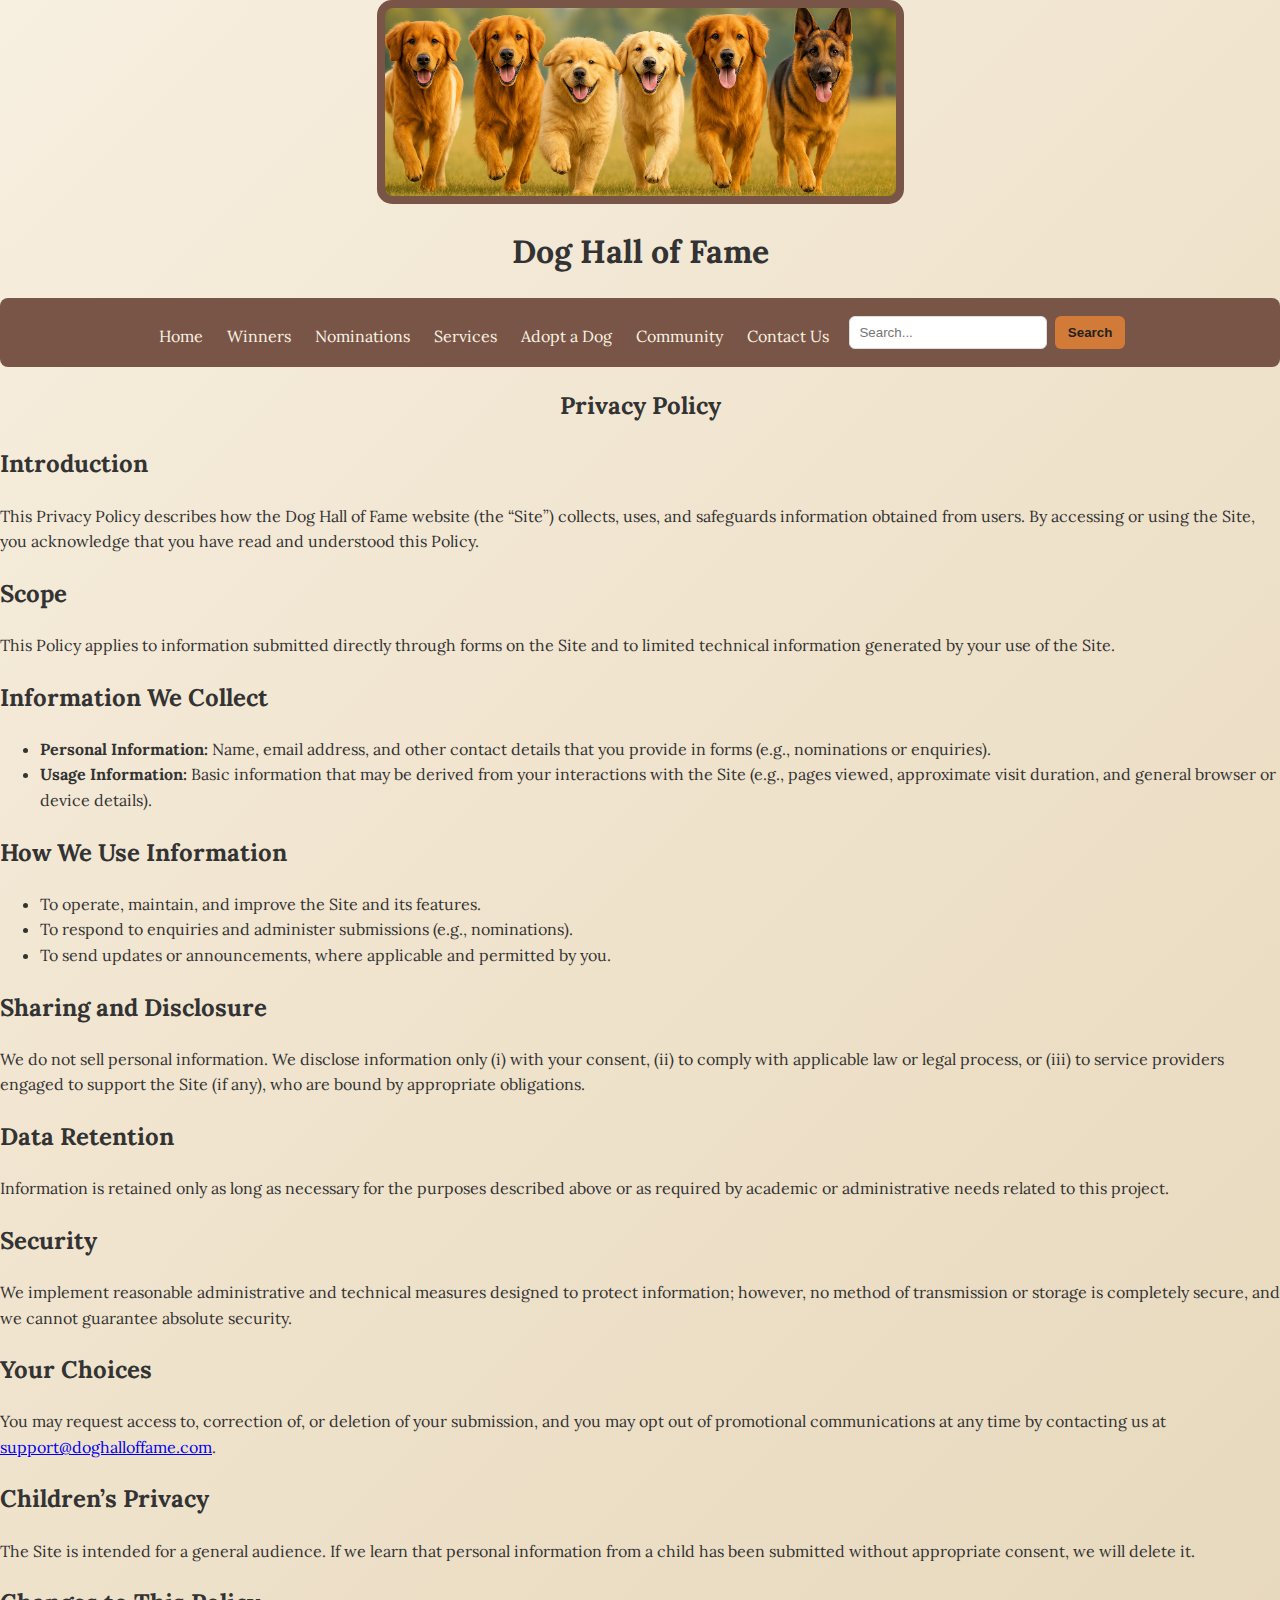
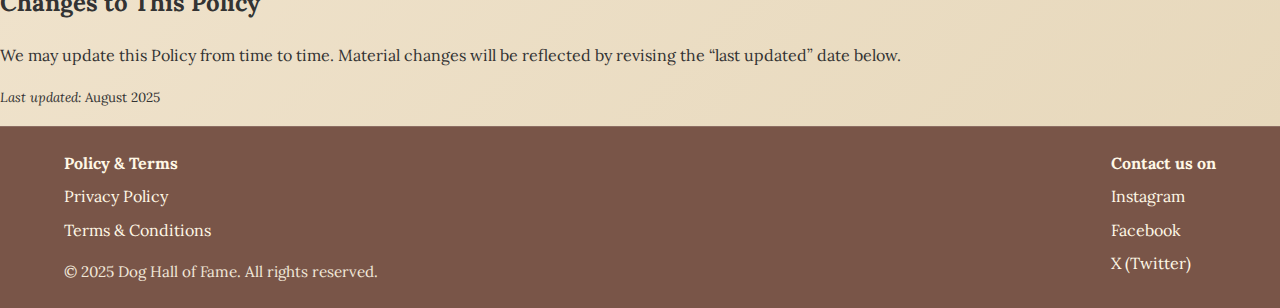
<file: privacy-policy.html>
<!DOCTYPE html>
<!-- Bala Tejaswi Appana | August 24th, 2025   -->
<html lang="en">
<head>
  <meta charset="UTF-8">
  <!-- Mode meta tag for responsive design -->
  <meta name="viewport" content="width=device-width, initial-scale=1.0">
  <meta name="description" content="Read the Dog Hall of Fame's Privacy Policy. Learn how we collect, use, and protect your data across our nomination, adoption, and community platforms.">

  <title>Dog Hall of Fame</title>
  <link href="https://fonts.googleapis.com/css2?family=Lora&family=Montserrat:wght@700&display=swap" rel="stylesheet">
  <link rel="stylesheet" href="styles/dogstyles07.css">
</head>
<body>
<div id="page-wrapper">
  <!-- =========================
       Site Header & Navigation
       ========================= -->
 <header class="page-header">
  <div class="banner-frame">
    <img src="images/banner.png" alt="Dog Hall of Fame banner" class="img-banner">
  </div>
  <h1 style="text-align:center;">Dog Hall of Fame</h1>
</header>
    
    <!-- Single Navigation (mobile + desktop) -->
    <nav class="main-nav" aria-label="Main navigation">

      <button class="menu-toggle" aria-label="Toggle menu" aria-expanded="false" aria-controls="nav-content">&#9776;</button>

      <div id="nav-content" class="nav-content">
        <ul class="nav-links">
          <li><a href="index.html">Home</a></li>
          <li><a href="winners.html">Winners</a></li>
          <li><a href="nominations.html">Nominations</a></li>
          <li><a href="services.html">Services</a></li>
		  <li><a href="adoption.html">Adopt a Dog</a></li>
		  <li><a href="community.html">Community</a></li>
		  <li><a href="contactus.html">Contact Us</a></li>
		  <li><form class="nav-search" action="#" method="get" role="search">
          <label for="q" class="visually-hidden">Search this site</label>
          <input id="q" name="q" type="search" placeholder="Search..." />
          <button type="submit">Search</button></form></li>
        </ul>
      </div>
    </nav>
	<!--Privacy section-->
	<main>
	<section class="privacy-section">
	<h2 style="text-align:center;">Privacy Policy</h2>
  <h2>Introduction</h2>
  <p>
    This Privacy Policy describes how the Dog Hall of Fame website (the “Site”) collects, uses, and safeguards
    information obtained from users. By accessing or using the Site, you acknowledge that you have read and
    understood this Policy.
  </p>

  <h2>Scope</h2>
  <p>
    This Policy applies to information submitted directly through forms on the Site and to limited technical
    information generated by your use of the Site.
  </p>

  <h2>Information We Collect</h2>
  <ul>
    <li><strong>Personal Information:</strong> Name, email address, and other contact details that you provide in
      forms (e.g., nominations or enquiries).</li>
    <li><strong>Usage Information:</strong> Basic information that may be derived from your interactions with the Site
      (e.g., pages viewed, approximate visit duration, and general browser or device details).</li>
  </ul>

  <h2>How We Use Information</h2>
  <ul>
    <li>To operate, maintain, and improve the Site and its features.</li>
    <li>To respond to enquiries and administer submissions (e.g., nominations).</li>
    <li>To send updates or announcements, where applicable and permitted by you.</li>
  </ul>

  <h2>Sharing and Disclosure</h2>
  <p>
    We do not sell personal information. We disclose information only (i) with your consent, (ii) to comply with
    applicable law or legal process, or (iii) to service providers engaged to support the Site (if any), who are
    bound by appropriate obligations.
  </p>

  <h2>Data Retention</h2>
  <p>
    Information is retained only as long as necessary for the purposes described above or as required by academic
    or administrative needs related to this project.
  </p>

  <h2>Security</h2>
  <p>
    We implement reasonable administrative and technical measures designed to protect information; however, no
    method of transmission or storage is completely secure, and we cannot guarantee absolute security.
  </p>

  <h2>Your Choices</h2>
  <p>
    You may request access to, correction of, or deletion of your submission, and you may opt out of promotional
    communications at any time by contacting us at
    <a href="mailto:support@doghalloffame.com">support@doghalloffame.com</a>.
  </p>

  <h2>Children’s Privacy</h2>
  <p>
    The Site is intended for a general audience. If we learn that personal information from a child has been
    submitted without appropriate consent, we will delete it.
  </p>

  <h2>Changes to This Policy</h2>
  <p>
    We may update this Policy from time to time. Material changes will be reflected by revising the
    “last updated” date below.
  </p>

  <p><small><em>Last updated:</em> August 2025</small></p>
</section>
</main>

<!-- Footer -->
<footer class="site-footer">
  <div class="footer-inner">
    <div class="footer-left">
      <ul class="footer-links" aria-label="Footer links">
        <li><strong>Policy & Terms</strong></li>
        <li><a href="privacy-policy.html">Privacy Policy</a></li>
        <li><a href="terms.html">Terms & Conditions</a></li>
      </ul>
      <p class="copyright">&copy; 2025 Dog Hall of Fame. All rights reserved.</p>
    </div>

    <div class="footer-right">
      <ul class="social-links" aria-label="Social media">
		<li><strong>Contact us on</strong></li>
        <li><a href="#">Instagram</a></li>
        <li><a href="#">Facebook</a></li>
        <li><a href="#">X (Twitter)</a></li>
      </ul>
    </div>
  </div>
</footer>

  </div>
  <script>
  // Single-nav toggle
  document.addEventListener('DOMContentLoaded', () => {
    const btn = document.querySelector('.menu-toggle');
    const nav = document.querySelector('.main-nav');
    const panel = document.getElementById('nav-content');
    if (!btn || !nav || !panel) return;

    btn.addEventListener('click', () => {
      const open = nav.classList.toggle('nav-open');
      btn.setAttribute('aria-expanded', open ? 'true' : 'false');
    });
  });
</script>
</body>
</html>
</file>
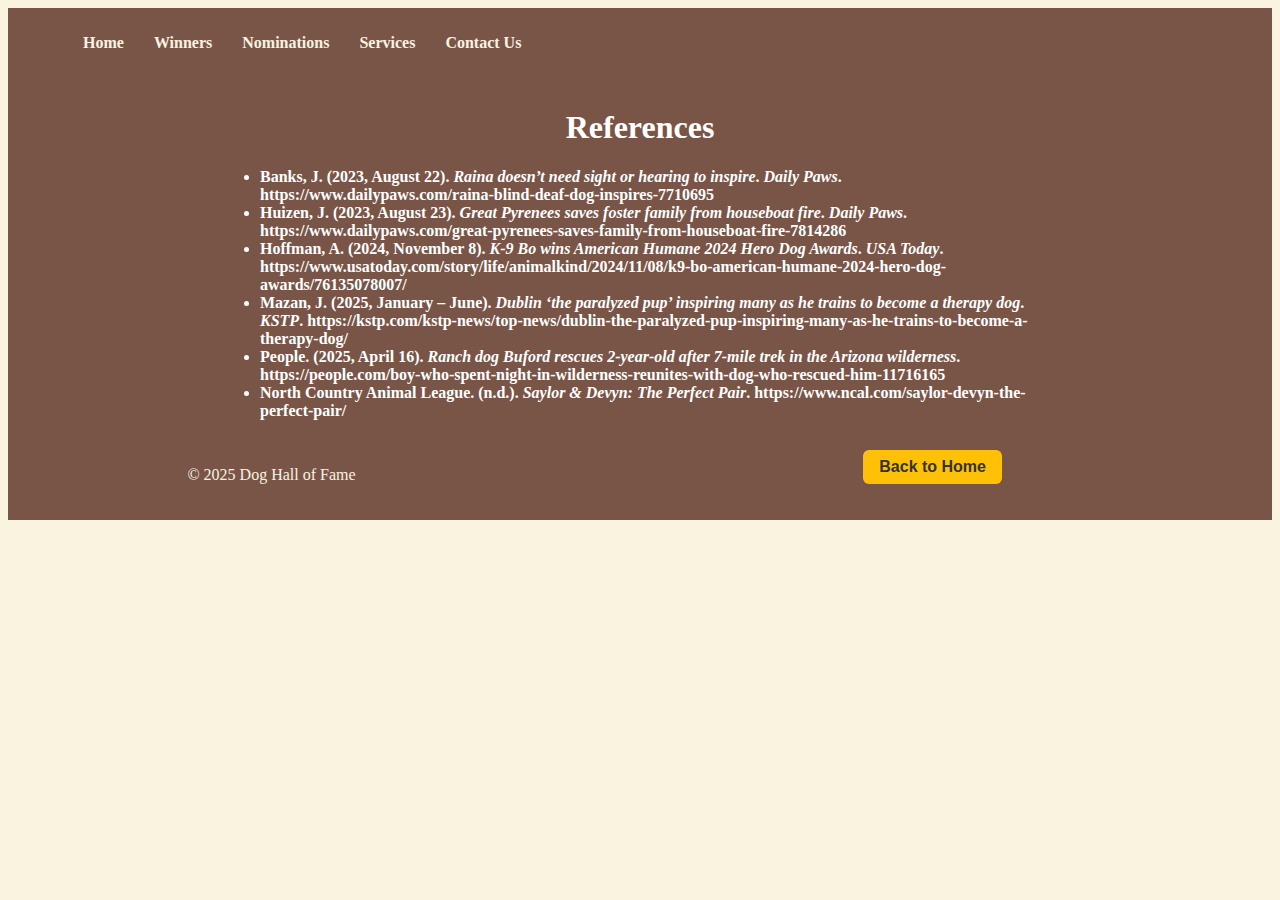
<file: Reference.html>
<!DOCTYPE html>
<html lang="en">
<head>
  <meta charset="UTF-8">
  <meta name="viewport" content="width=device-width, initial-scale=1.0">
  <title>References - Dog Hall of Fame</title>
  <link rel="stylesheet" href="styles/styleforreferencepage.css">
</head>
<body>
  <header class="main-nav">
    <nav>
      <ul>
        <li><a href="index.html">Home</a></li>
		<li><a href="Winners.html">Winners</a></li>
		<li><a href="nominations.html">Nominations</a></li>
        <li><a href="services.html">Services</a></li>
        <li><a href="contactus.html">Contact Us</a></li>
      </ul>
    </nav>
  </header>

  <main class="hero-content" style="text-align: center;color: white">
    <h1>References</h1>
    <ul style="text-align: left; max-width: 800px; margin: auto; color: white;">
  <li>Banks, J. (2023, August 22). <i>Raina doesn’t need sight or hearing to inspire</i>. <i>Daily Paws</i>. https://www.dailypaws.com/raina-blind-deaf-dog-inspires-7710695</li>
  
  <li>Huizen, J. (2023, August 23). <i>Great Pyrenees saves foster family from houseboat fire</i>. <i>Daily Paws</i>. https://www.dailypaws.com/great-pyrenees-saves-family-from-houseboat-fire-7814286</li>
  
  <li>Hoffman, A. (2024, November 8). <i>K-9 Bo wins American Humane 2024 Hero Dog Awards</i>. <i>USA Today</i>. https://www.usatoday.com/story/life/animalkind/2024/11/08/k9-bo-american-humane-2024-hero-dog-awards/76135078007/</li>
  
  <li>Mazan, J. (2025, January – June). <i>Dublin ‘the paralyzed pup’ inspiring many as he trains to become a therapy dog</i>. <i>KSTP</i>. https://kstp.com/kstp-news/top-news/dublin-the-paralyzed-pup-inspiring-many-as-he-trains-to-become-a-therapy-dog/</li>
  
  <li>People. (2025, April 16). <i>Ranch dog Buford rescues 2‑year‑old after 7‑mile trek in the Arizona wilderness</i>. https://people.com/boy-who-spent-night-in-wilderness-reunites-with-dog-who-rescued-him-11716165</li>
  
  <li>North Country Animal League. (n.d.). <i>Saylor & Devyn: The Perfect Pair</i>. https://www.ncal.com/saylor-devyn-the-perfect-pair/</li>
</ul>

  </main>

  <footer class="footer-container">
    <div class="footer-left">
      <p>&copy; 2025 Dog Hall of Fame</p>
    </div>
    <div class="footer-right">
      <a href="index.html" class="story-button">Back to Home</a>
    </div>
  </footer>
</body>
</html>
</file>
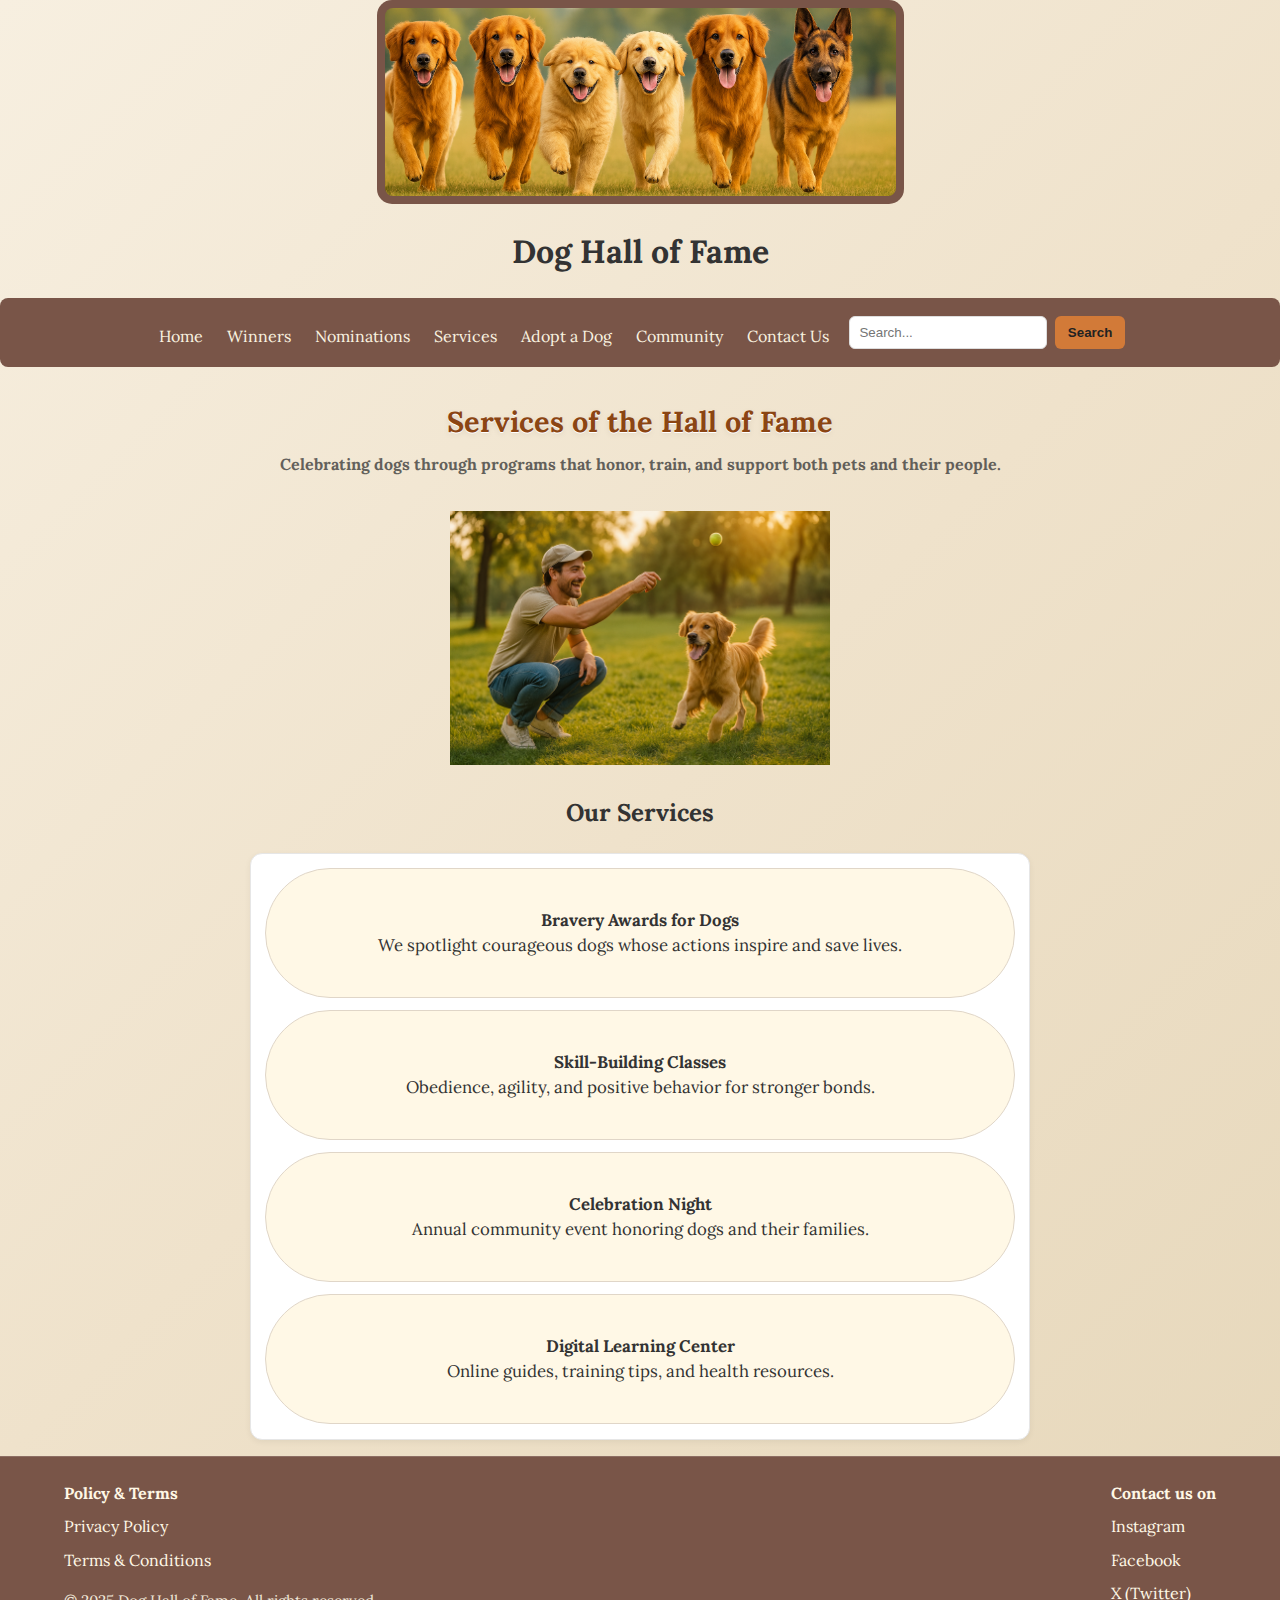
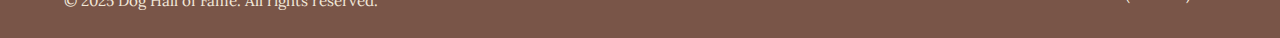
<file: services.html>
<!DOCTYPE html>
<!-- Bala Tejaswi Appana | August 24th, 2025   -->
<html lang="en">
<head>
  <meta charset="UTF-8">
  <!-- Mode meta tag for responsive design -->
  <meta name="viewport" content="width=device-width, initial-scale=1.0">
  <meta name="description" content="Explore the services offered by the Dog Hall of Fame including bravery awards, training classes, celebration nights, and educational resources.">

  <title>Dog Hall of Fame</title>
  <link href="https://fonts.googleapis.com/css2?family=Lora&family=Montserrat:wght@700&display=swap" rel="stylesheet">
  <link rel="stylesheet" href="styles/dogstyles07.css">
</head>
<body>
<div id="page-wrapper">
  <!-- =========================
       Site Header & Navigation
       ========================= -->
 <header class="page-header">
  <div class="banner-frame">
    <img src="images/banner.png" alt="Dog Hall of Fame banner" class="img-banner">
  </div>
    <h1 style="text-align:center;">Dog Hall of Fame</h1>
</header>

    <!-- Single Navigation (mobile + desktop) -->
    <nav class="main-nav" aria-label="Main navigation">
      <button class="menu-toggle" aria-label="Toggle menu" aria-expanded="false" aria-controls="nav-content">&#9776;</button>

      <div id="nav-content" class="nav-content">
        <ul class="nav-links">
          <li><a href="index.html">Home</a></li>
          <li><a href="winners.html">Winners</a></li>
          <li><a href="nominations.html">Nominations</a></li>
          <li><a href="services.html">Services</a></li>
		  <li><a href="adoption.html">Adopt a Dog</a></li>
		  <li><a href="community.html">Community</a></li>
		  <li><a href="contactus.html">Contact Us</a></li>
		  <li><form class="nav-search" action="#" method="get" role="search">
          <label for="q" class="visually-hidden">Search this site</label>
          <input id="q" name="q" type="search" placeholder="Search..." />
          <button type="submit">Search</button></form></li>
        </ul>
      </div>
    </nav>

	<section class="services-header">
  <h2 class="services-title">Services of the Hall of Fame</h2>
  <p class="services-subtitle"><strong>Celebrating dogs through programs that honor, train, and support both pets and their people.</strong></p>
</section>
	<!-- Featured image -->
  <section class="featured-row">
  <img src="images/service1.png"  alt="Human playing with a dog" class="featured-img">
</section>

  <main>
  <section class="service-card service-card--single">
    <h2 style="text-align:center;">Our Services</h2>
    <ul class="service-list">
      <li><strong>Bravery Awards for Dogs</strong> 
	   <p>We spotlight courageous dogs whose actions inspire and save lives.</p></li>
      <li><strong>Skill-Building Classes</strong> 
	   <p>Obedience, agility, and positive behavior for stronger bonds.</p></li>
      <li><strong>Celebration Night</strong> 
	  <p>Annual community event honoring dogs and their families.</p></li>
      <li><strong>Digital Learning Center</strong> 
	  <p>Online guides, training tips, and health resources.<p></li>
    </ul>
  </section>
</main>
     <!-- Footer -->
<footer class="site-footer">
  <div class="footer-inner">
    <div class="footer-left">
      <ul class="footer-links" aria-label="Footer links">
        <li><strong>Policy & Terms</strong></li>
        <li><a href="privacy-policy.html">Privacy Policy</a></li>
        <li><a href="terms.html">Terms & Conditions</a></li>
      </ul>
      <p class="copyright">&copy; 2025 Dog Hall of Fame. All rights reserved.</p>
    </div>

    <div class="footer-right">
      <ul class="social-links" aria-label="Social media">
	  <li><strong>Contact us on</strong></li>
        <li><a href="#">Instagram</a></li>
        <li><a href="#">Facebook</a></li>
        <li><a href="#">X (Twitter)</a></li>
      </ul>
    </div>
  </div>
</footer>
  </div>
  <script>
  // Single-nav toggle
  document.addEventListener('DOMContentLoaded', () => {
    const btn = document.querySelector('.menu-toggle');
    const nav = document.querySelector('.main-nav');
    const panel = document.getElementById('nav-content');
    if (!btn || !nav || !panel) return;

    btn.addEventListener('click', () => {
      const open = nav.classList.toggle('nav-open');
      btn.setAttribute('aria-expanded', open ? 'true' : 'false');
    });
  });
</script>
</body>
</html>
</file>
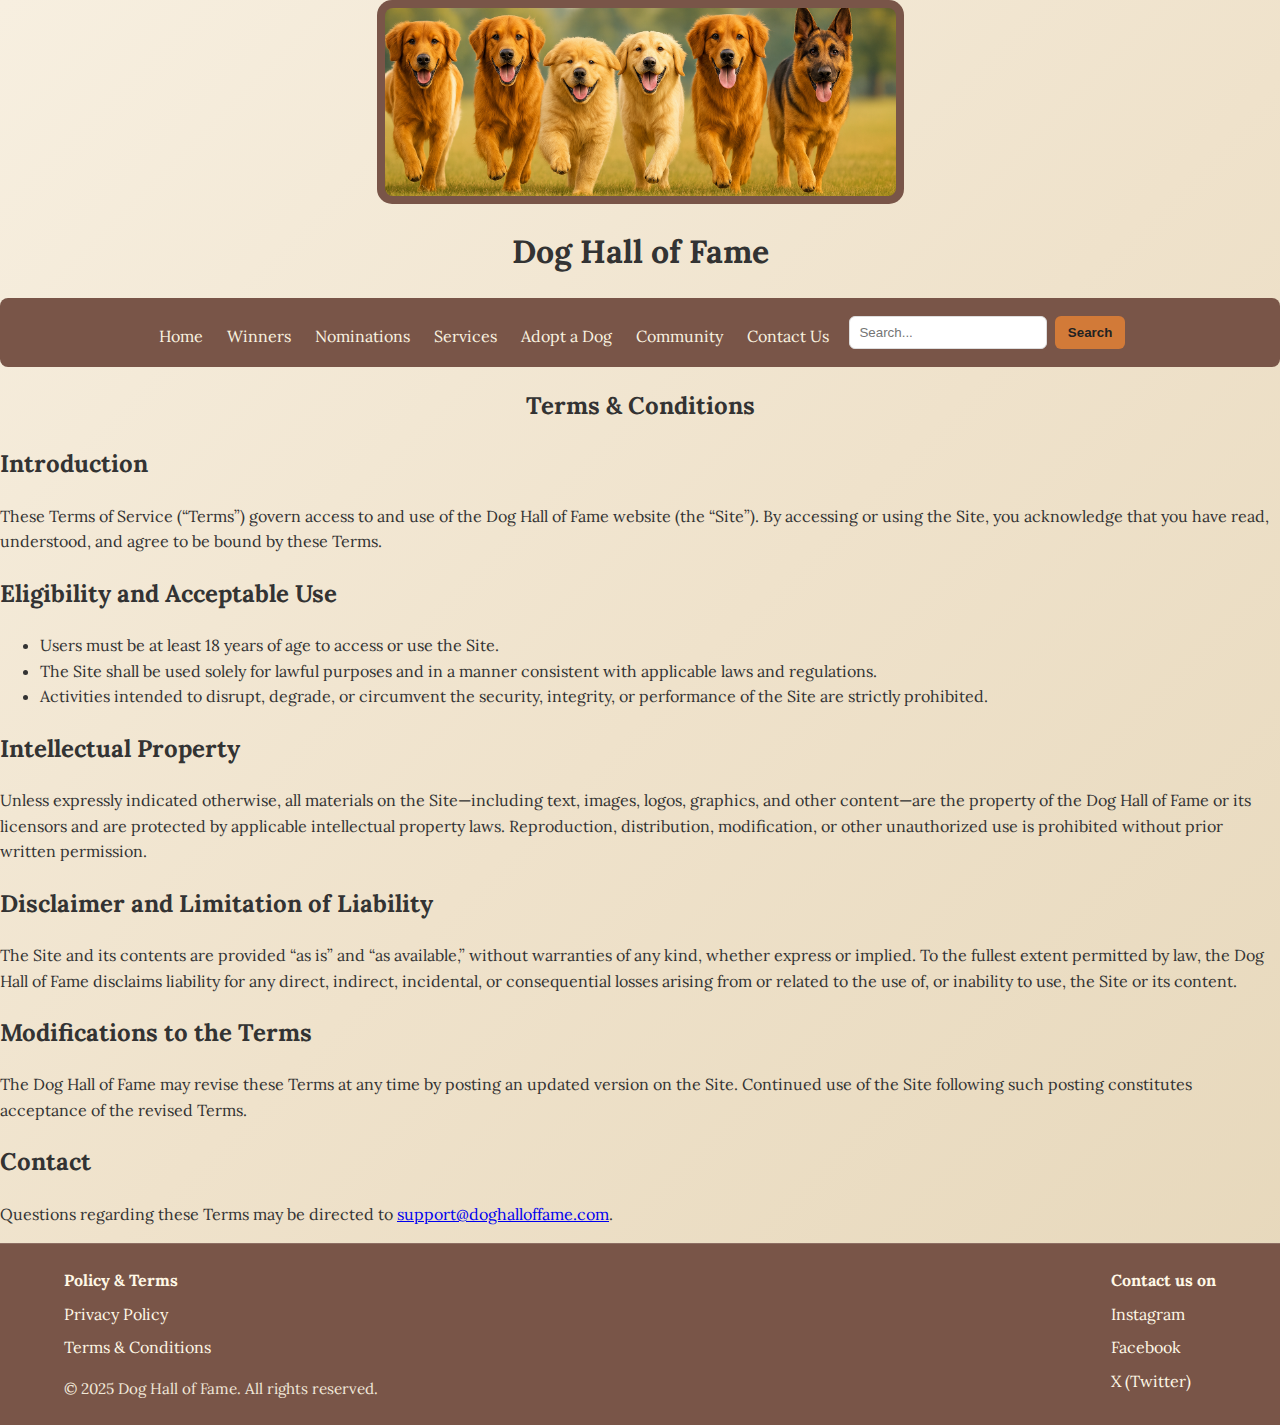
<file: terms.html>
<!DOCTYPE html>
<!-- Bala Tejaswi Appana | August 24th, 2025   -->
<html lang="en">
<head>
  <meta charset="UTF-8">
  <!-- Mode meta tag for responsive design -->
  <meta name="viewport" content="width=device-width, initial-scale=1.0">
  <meta name="description" content="Review the official Terms and Conditions for using the Dog Hall of Fame website, including usage policies, intellectual property, and limitations of liability.">

  <title>Dog Hall of Fame</title>
  <link href="https://fonts.googleapis.com/css2?family=Lora&family=Montserrat:wght@700&display=swap" rel="stylesheet">
  <link rel="stylesheet" href="styles/dogstyles07.css">
</head>
<body>
<div id="page-wrapper">
  <!-- =========================
       Site Header & Navigation
       ========================= -->
 <header class="page-header">
  <div class="banner-frame">
    <img src="images/banner.png" alt="Dog Hall of Fame banner" class="img-banner">
  </div>
  <h1 style="text-align:center;">Dog Hall of Fame</h1>
</header>
    

    <!-- Single Navigation (mobile + desktop) -->
    <nav class="main-nav" aria-label="Main navigation">
      <button class="menu-toggle" aria-label="Toggle menu" aria-expanded="false" aria-controls="nav-content">&#9776;</button>

      <div id="nav-content" class="nav-content">
        <ul class="nav-links">
          <li><a href="index.html">Home</a></li>
          <li><a href="winners.html">Winners</a></li>
          <li><a href="nominations.html">Nominations</a></li>
          <li><a href="services.html">Services</a></li>
		  <li><a href="adoption.html">Adopt a Dog</a></li>
		  <li><a href="community.html">Community</a></li>
		  <li><a href="contactus.html">Contact Us</a></li>
		  <li><form class="nav-search" action="#" method="get" role="search">
          <label for="q" class="visually-hidden">Search this site</label>
          <input id="q" name="q" type="search" placeholder="Search..." />
          <button type="submit">Search</button></form></li>
        </ul>
      </div>
    </nav>
	<!--Terms-Section-->
	<main>
	<section class="terms-section">
	<h2 style="text-align:center;">Terms & Conditions</h2>

  <h2>Introduction</h2>
  <p>
    These Terms of Service (“Terms”) govern access to and use of the Dog Hall of Fame website (the “Site”).
    By accessing or using the Site, you acknowledge that you have read, understood, and agree to be bound by these Terms.
  </p>

  <h2>Eligibility and Acceptable Use</h2>
  <ul>
    <li>Users must be at least 18 years of age to access or use the Site.</li>
    <li>The Site shall be used solely for lawful purposes and in a manner consistent with applicable laws and regulations.</li>
    <li>Activities intended to disrupt, degrade, or circumvent the security, integrity, or performance of the Site are strictly prohibited.</li>
  </ul>

  <h2>Intellectual Property</h2>
  <p>
    Unless expressly indicated otherwise, all materials on the Site—including text, images, logos, graphics, and other content—are the property of the Dog Hall of Fame or its licensors and are protected by applicable intellectual property laws. 
    Reproduction, distribution, modification, or other unauthorized use is prohibited without prior written permission.
  </p>

  <h2>Disclaimer and Limitation of Liability</h2>
  <p>
    The Site and its contents are provided “as is” and “as available,” without warranties of any kind, whether express or implied. 
    To the fullest extent permitted by law, the Dog Hall of Fame disclaims liability for any direct, indirect, incidental, or consequential losses arising from or related to the use of, or inability to use, the Site or its content.
  </p>

  <h2>Modifications to the Terms</h2>
  <p>
    The Dog Hall of Fame may revise these Terms at any time by posting an updated version on the Site.
    Continued use of the Site following such posting constitutes acceptance of the revised Terms.
  </p>

  <h2>Contact</h2>
  <p>
    Questions regarding these Terms may be directed to 
    <a href="mailto:support@doghalloffame.com">support@doghalloffame.com</a>.
  </p>
</section>
</main>

<!-- Footer -->
<footer class="site-footer">
  <div class="footer-inner">
    <div class="footer-left">
      <ul class="footer-links" aria-label="Footer links">
        <li><strong>Policy & Terms</strong></li>
        <li><a href="privacy-policy.html">Privacy Policy</a></li>
        <li><a href="terms.html">Terms & Conditions</a></li>
      </ul>
      <p class="copyright">&copy; 2025 Dog Hall of Fame. All rights reserved.</p>
    </div>

    <div class="footer-right">
      <ul class="social-links" aria-label="Social media">
		<li><strong>Contact us on</strong></li>
        <li><a href="#">Instagram</a></li>
        <li><a href="#">Facebook</a></li>
        <li><a href="#">X (Twitter)</a></li>
      </ul>
    </div>
  </div>
</footer>

  </div>
  <script>
  // Single-nav toggle
  document.addEventListener('DOMContentLoaded', () => {
    const btn = document.querySelector('.menu-toggle');
    const nav = document.querySelector('.main-nav');
    const panel = document.getElementById('nav-content');
    if (!btn || !nav || !panel) return;

    btn.addEventListener('click', () => {
      const open = nav.classList.toggle('nav-open');
      btn.setAttribute('aria-expanded', open ? 'true' : 'false');
    });
  });
</script>
</body>
</html>
</file>
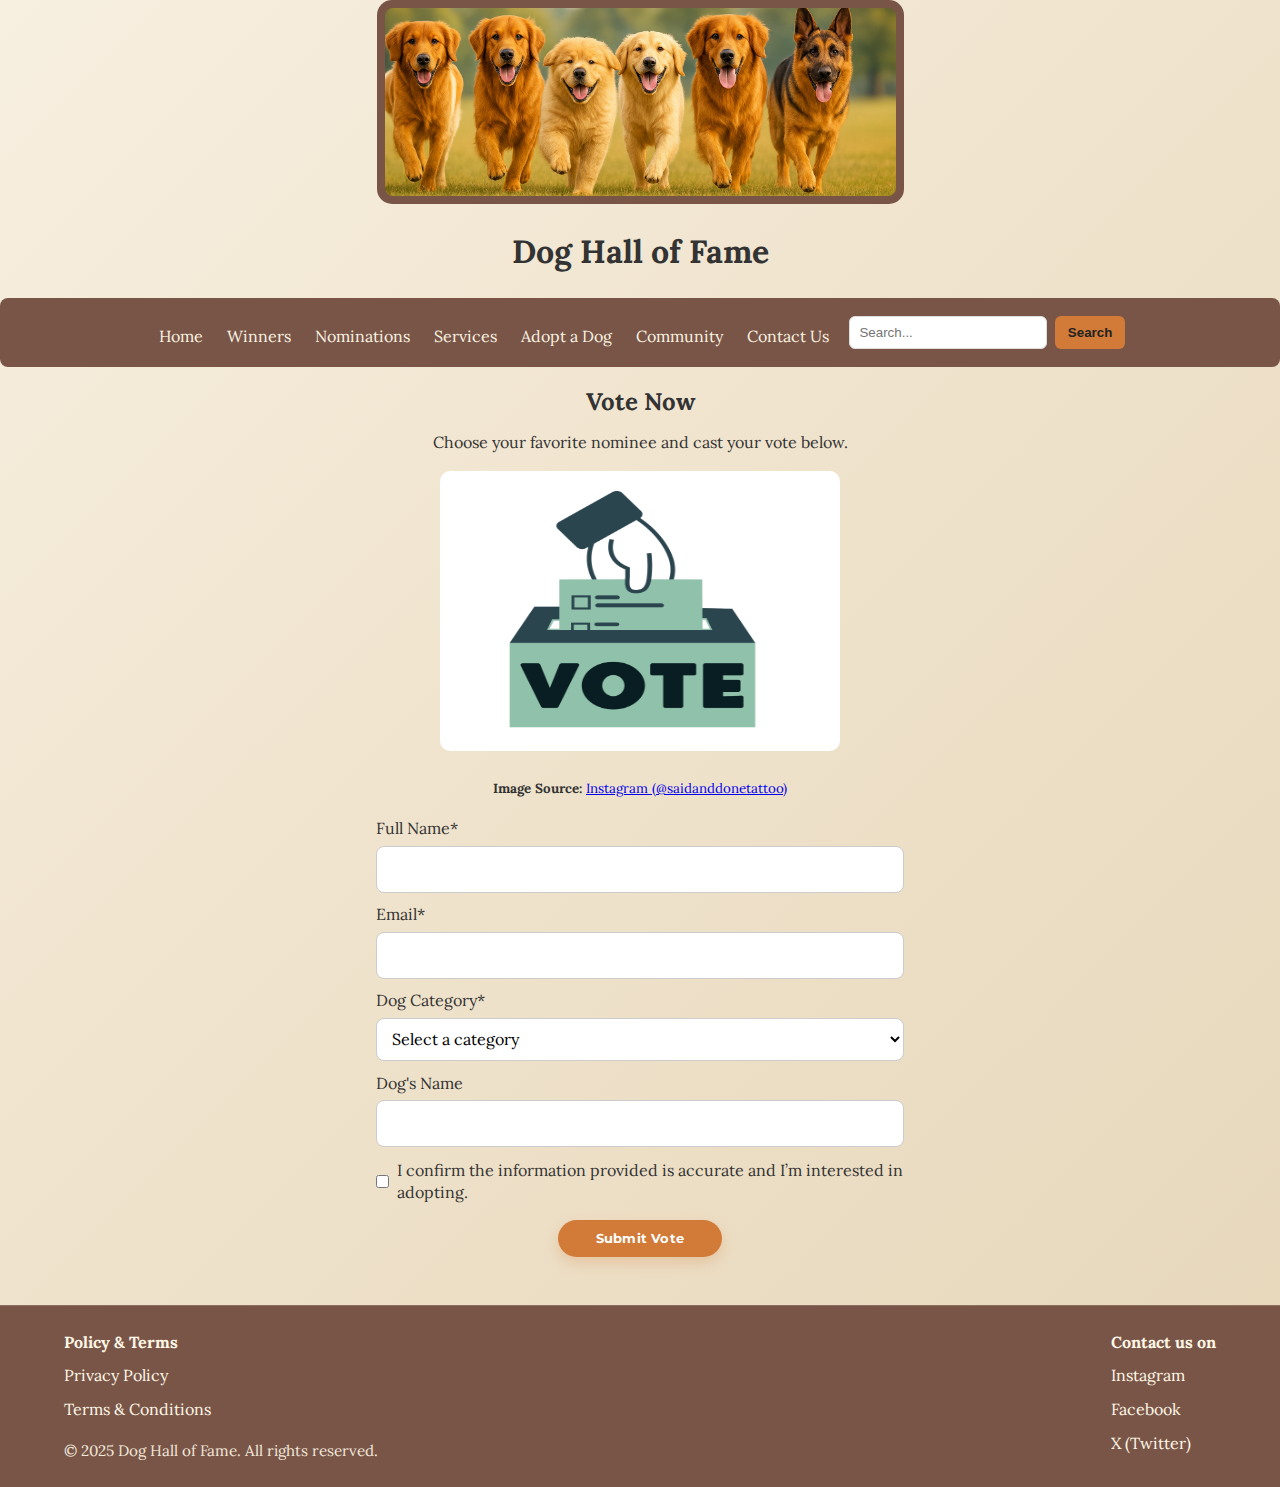
<file: vote.html>
<!DOCTYPE html>
<!-- Bala Tejaswi Appana | August 24th, 2025   -->
<html lang="en">
<head>
  <meta charset="UTF-8">
  <!-- Mode meta tag for responsive design -->
  <meta name="viewport" content="width=device-width, initial-scale=1.0">
  <meta name="description" content="Explore the Dog Hall of Fame—celebrating heroic, working, and companion dogs. Nominate, vote, adopt, and connect with a dog-loving community.">


  <title>Dog Hall of Fame</title>
  <link href="https://fonts.googleapis.com/css2?family=Lora&family=Montserrat:wght@700&display=swap" rel="stylesheet">
  <link rel="stylesheet" href="styles/dogstyles07.css">
</head>
<body>
<div id="page-wrapper">
  <!-- =========================
       Site Header & Navigation
       ========================= -->
 <header class="page-header">
  <div class="banner-frame">
    <img src="images/banner.png" alt="Dog Hall of Fame banner" class="img-banner">
  </div>
  <h1 style="text-align:center;">Dog Hall of Fame</h1>
</header>
	    

    <!-- Single Navigation (mobile + desktop) -->
    <nav class="main-nav" aria-label="Main navigation">
      <button class="menu-toggle" aria-label="Toggle menu" aria-expanded="false" aria-controls="nav-content">&#9776;</button>

      <div id="nav-content" class="nav-content">
        <ul class="nav-links">
          <li><a href="index.html">Home</a></li>
          <li><a href="winners.html">Winners</a></li>
          <li><a href="nominations.html">Nominations</a></li>
          <li><a href="services.html">Services</a></li>
		  <li><a href="adoption.html">Adopt a Dog</a></li>
		  <li><a href="community.html">Community</a></li>
		  <li><a href="contactus.html">Contact Us</a></li>
		  <li><form class="nav-search" action="#" method="get" role="search">
          <label for="q" class="visually-hidden">Search this site</label>
          <input id="q" name="q" type="search" placeholder="Search..." />
          <button type="submit">Search</button></form></li>
        </ul>
      </div>
    </nav>
  
<main>
  <form class="adopt-form" action="#" method="post">
    <h2 class="form-title">Vote Now</h2>
	<p class="form-title">Choose your favorite nominee and cast your vote below.</p>
	<!-- Featured image -->
  <section class="featured-image" style="text-align:center; margin-top:1em;">
    <img src="images/vote.png" alt="Ballet box for voting" width="400" height="280" style="border-radius:0.625em;">
	<p><small><strong>Image Source:</strong> 
  <a href="https://www.instagram.com/p/DB_lOU6OZUh/" target="_blank" rel="noopener">
    Instagram (@saidanddonetattoo)
  </a>
</small></p>
  </section>
  <!--Form Section-->
    <label for="fullName">Full Name*</label>
    <input id="fullName" name="fullName" type="text" required />
    <label for="email">Email*</label>
    <input id="email" name="email" type="email" required />
    <label for="dogChoice">Dog Category*</label>
<select id="dogChoice" name="dogChoice" required>
  <option value="" disabled selected>Select a category</option>
  <option value="hero">Hero Dog</option>
  <option value="working">Working Dog</option>
  <option value="companion">Companion Dog</option>
</select>
<label for="dogName">Dog's Name</label>
<input id="dogName" name="dogName" type="text" placeholder="" required />

    <label class="consent" for="agree">
  <input id="agree" name="agree" type="checkbox" required>
  <span>I confirm the information provided is accurate and I’m interested in adopting.</span>
</label>
    <button type="submit" class="story-button">Submit Vote</button>
	
<p class="form-feedback" aria-live="polite"></p>

  </form>

</main>
  <!-- Footer -->
<footer class="site-footer">
  <div class="footer-inner">
    <div class="footer-left">
      <ul class="footer-links" aria-label="Footer links">
        <li><strong>Policy & Terms</strong></li>
        <li><a href="privacy-policy.html">Privacy Policy</a></li>
        <li><a href="terms.html">Terms & Conditions</a></li>
      </ul>
      <p class="copyright">&copy; 2025 Dog Hall of Fame. All rights reserved.</p>
    </div>
    <div class="footer-right">
      <ul class="social-links" aria-label="Social media">
		<li><strong>Contact us on</strong></li>
        <li><a href="#">Instagram</a></li>
        <li><a href="#">Facebook</a></li>
        <li><a href="#">X (Twitter)</a></li>
      </ul>
    </div>
  </div>
</footer>

</div>

<script>
  // Single-nav toggle
  document.addEventListener('DOMContentLoaded', () => {
    const btn = document.querySelector('.menu-toggle');
    const nav = document.querySelector('.main-nav');
    const panel = document.getElementById('nav-content');
    if (!btn || !nav || !panel) return;

    btn.addEventListener('click', () => {
      const open = nav.classList.toggle('nav-open');
      btn.setAttribute('aria-expanded', open ? 'true' : 'false');
    });
  });
</script>
</body>
</html>
</file>
<file: styles/dogstyles07.css>
/* ============================================================
   Stylesheet Summary (Dog Hall of Fame Project)
   - Mobile-first responsive design
   - Centralized color variables for consistent branding
   - Semantic HTML enhancements (Week 6)
   - Accessible navigation, cards, forms, and buttons
   ============================================================ */



/* Reset box-sizing so padding/border don’t break sizes */
*,
*::before,
*::after { box-sizing: border-box; }

 /* Theme variables for consistent branding and easy site-wide color updates */ 
:root{
  --brand-brown:#795548;
  --cream:#FAF3E0;
  --card-cream:#FFF8E1;
  --cta-orange:#D84315;
  --cta-green:#2E7D32;
  --accent:#FFC107;
  --text:#333;
}

/* Smooth scroll for anchor links */
html { scroll-behavior:smooth; }

/* Base body style — simple serif font and cream background for warmth */
body{
  margin:0;
  font-family:'Lora', serif;
  color:var(--text);
  background:var(--cream);
  line-height:1.6;
}


#page-wrapper{ width:100%; }

/* ---------- Hero section (top banner) ---------- */
/* Consistent banner size across the site */


:root { --banner-max: 527px; }/* Limits banner width for consistent layout across large screens */

.banner-frame{
  background: var(--brand-brown);
  width: min(90vw, var(--banner-max));
  margin: 0 auto 1rem;
  border-radius: 15px;
  padding: 8px;              
}

.img-banner{
  display: block;
  width: 100%;
  height: auto;              
  border-radius: 8px;       
}
/* On small screens, set fixed height + object-fit to avoid banner distortion */
@media (max-width: 480px){
  .img-banner{
    height:180px;
    object-fit:cover;    
    object-position:center;
  }
}
.visually-hidden{
  position:absolute!important; width:1px; height:1px; padding:0; margin:-1px;
  overflow:hidden; clip:rect(0,0,0,0); white-space:nowrap; border:0;
}

/* ---------- Navigation bar ---------- */
.main-nav{
  background:var(--brand-brown);
  padding:.6rem 1rem;
  border-radius:.5rem;
  color:#FAF3E0;
}

/* Shown only on mobile; toggles collapsible nav links for compact layout */
.menu-toggle{
  display:inline-block;
  font-size:1.7rem;
  color:#fff;
  background:none;
  border:none;
  cursor:pointer;
}

/* Collapsible nav content for mobile */
.nav-content{
  display:none;
  margin-top:.5rem;
  flex-direction:column;
  gap:.75rem;
}
.main-nav.nav-open .nav-content{ display:flex; }

/* Link list inside nav */
.nav-links{
  list-style:none; margin:0; padding:0;
  display:flex; flex-direction:column; gap:.25rem;
}
.nav-links a{
  display:block;
  padding:.5rem .25rem;
  color:#FAF3E0;
  text-decoration:none;
  border-radius:.25rem;
}
.nav-links a:hover{ background:rgba(255,255,255,.12); }

/* Special buttons in nav */
.nav-cta a[href*="vote"]     { background:var(--cta-orange); color:#fff; padding:.4rem .7rem; border-radius:999px; display:inline-block; }
.nav-cta a[href*="adoption"] { background:var(--cta-green);  color:#fff; padding:.4rem .7rem; border-radius:999px; display:inline-block; }

/* Search box in nav */
.nav-search{ display:flex; gap:.5rem; }
.nav-search input{
  flex:1 1 auto;
  padding:.5rem .6rem;
  border:1px solid #ddd;
  border-radius:.375rem;
  max-width:100%;
}
.nav-search button{
  padding:.5rem .8rem;
  border:0;
  border-radius:.375rem;
  background:var(--accent);
  color:#222;
  font-weight:700;
  cursor:pointer;
}

/* Tablet+ nav layout*/
@media (min-width:48em){
  .menu-toggle{ display:none; }
  .nav-content{
    display:flex;
    align-items:center;
    gap:1rem;
    flex-wrap:nowrap;
  }
  .nav-links{
    flex:1 1 auto;
    flex-direction:row;
    gap:1rem;
    flex-wrap:wrap;
  }
  .nav-links a:hover{ text-decoration:underline; }
  .nav-search{ flex:0 0 auto; margin-top:0; }
  .nav-search input{ max-width:22rem; }
}

/* ---------- Sections & Buttons ---------- */
#mission{ text-align:center; font-style:italic; margin:1rem 0; }

#actions{
  display:flex;
  flex-wrap:wrap;
  justify-content:center;
  gap:.75rem;
  padding:1rem 0;
}
#actions button{
  padding:.6rem 1rem;
  border-radius:999px;
  background:var(--cta-orange);
  color:#fff;
  border:0;
  font-weight:700;
  cursor:pointer;
}
/* Section headings */
.dog-row-heading{
  text-align:center;
  margin:1rem 0 .5rem;
  color:#444;
  font-family:'Montserrat', sans-serif;
}
.dog-row-content{ text-align:center; margin-bottom:1rem; }

/* Cards wrapper — keeps cards centered */
.dog-row{
  max-width:1200px;
  margin-left:auto;
  margin-right:auto;
  display:flex;
  flex-wrap:wrap;
  justify-content:center;
  gap:1rem;
  margin-bottom:2rem;
}

/* Reusable card for Hero/Working/Companion dogs; visually consistent across sections */
.dog-category{
  background:var(--card-cream);
  border:1px solid var(--brand-brown);
  border-radius:10px;
  padding:1rem;
  box-shadow:0 2px 5px rgba(0,0,0,.08);
  flex: 1 1 100%;
  max-width:420px;
  margin:0.25rem;
  text-align:center;
}
.dog-category h3{
  margin:0 0 .5rem;
  font-family:'Montserrat', sans-serif;
  text-align:center;
}

/* Float image left on tablets/desktops to allow text wrapping; center on mobile */
.float-left{
  float:none;
  margin:0 auto .75rem;
  display:block;
}
.clear-float { clear: both; }

/* Tablet+ floats so text wraps */
@media (min-width:48em){
  .float-left{ float:left; margin:0 1rem .75rem 0; }
}

.featured-image { text-align: center; margin-top: 1em; }

.featured-img{
  display: block;
  width: min(100%, 400px);  
  height: auto;             
  border-radius: 0.625em;
  margin: 0 auto;
  padding:10px
}

/* Avatar images inside cards */
.dog-category img{
  display:block;
  margin:0 auto .5rem;
  width:100%;
  max-width:260px;
  border-radius:50%;
  border:3px solid var(--brand-brown);
  object-fit:cover;
  aspect-ratio:1/1;
}

/* Read story button */
.story-button{
  display:block;
  width:max-content;
  margin:.5rem auto 0;
  padding:.5rem .9rem;
  background:var(--accent);
  color:#333;
  text-decoration:none;
  border-radius:.375rem;
  font-weight:700;
  font-family:'Montserrat', sans-serif;
}

/* Tablet — 2 cards side-by-side */
@media (min-width:48em){
  .dog-row{ gap:1.25rem; }
  .dog-category{ flex:0 1 320px; max-width:360px; }
}

/* Desktop — 3 cards per row */
@media (min-width:75em){
  .dog-row{ gap:1.5rem; }
  .dog-category{ flex:0 1 300px; max-width:340px; }
}


/* ---------- Footer ---------- */
.site-footer{
  background:var(--brand-brown);
  color:var(--cream);
  padding:1.25rem 0;
  border-top:1px solid rgba(255,255,255,.15);
}
.footer-inner{
  width:90%;
  max-width:1200px;
  margin:0 auto;
  display:grid;
  gap:1rem;
}
.footer-left,
.footer-right{ display:grid; gap:.75rem; }
.footer-links,
.social-links{
  list-style:none;
  margin:0;
  padding:0;
  display:flex;
  flex-direction:column;
  gap:.5rem;
}
.footer-links a,
.social-links a{
  color:inherit;
  text-decoration:none;
  padding:.2rem 0;
  border-bottom:1px solid transparent;
}
.footer-links a:hover,
.social-links a:hover{
  border-bottom-color:currentColor;
}
.copyright{
  margin:.25rem 0 0;
  opacity:.9;
  font-size:.95rem;
}
@media (min-width:48em){
  .footer-inner{
    grid-template-columns:1fr auto;
    align-items:start;
  }
}
@media (min-width:75em){
  .site-footer{ padding:1.5rem 0; }
}

/* Desktop polish: hover effects + tighter widths */
@media (min-width:75em){
  #page-wrapper{}
  #actions button{ transition: transform 120ms ease, filter 120ms ease; }
  #actions button:hover,
  #actions button:focus-visible{ transform:translateY(-1px); filter:brightness(.97); }
  #actions button:active{ transform:translateY(0); filter:brightness(.9); }
  .story-button{ transition:filter 120ms ease; }
  .story-button:hover,
  .story-button:focus-visible{ filter:brightness(.95); }
}

/* Gradients for tablet & desktop */
@media (min-width:48em){
  body{
    background:linear-gradient(180deg,#FAF3E0 0%,#F1E5CF 50%,#E7D9BD 100%);
  }
}
@media (min-width:75em){
  body{
    background:linear-gradient(135deg,#f7efe0 0%,#efe2cb 50%,#e6d7ba 100%);
  }
}
/* ========================================================
   - Applied semantic styling (section, article, aside, figure)
   - Responsive layout with media queries
   - Desktop-only :hover polish
   - Used text-shadow + opacity
   - Added multiple-column layout for aside on desktop
======================================================== */
/* Design tokens (keeps colors & spacing consistent across site)
  Central variables support “consistent branding.” */
:root{
  --brown: #8B4513;
  --brown-2: #A0522D;
  --cream: #FFF8E6;
  --paper: #FFFFFF;
  --ink: #2f2f2f;
  --muted: #6b6b6b;
  --accent: #D27A38;      /* bright button color */
  --accent-dark: #B4652E; /* darker hover tone */
  --ring: #3569ff33;      /* focus outline for accessibility */
  --shadow: 0 10px 20px rgba(0,0,0,.06), 0 2px 6px rgba(0,0,0,.05);
}

/* ===  header (big title + subtitle) ===
   Text-shadow/opacity used for subtle hierarchy. */
.winners-header,.services-header,
.adoptions-header,.nominations-header,
.community-header{
  text-align: center;
  margin: 1.5rem auto 1rem;
  padding: .5rem 1rem;
  width: 100%;
  display: block;
}

/* Titles */
.winners-title, .services-title, .adoptions-title, .nominations-title, .community-title{
  font-size: 1.8rem;
  font-weight: 700;
  color: #8B4513;
  margin: 0 0 .4rem;
  text-shadow: 0 1px 0 #fff, 0 2px 6px rgba(0,0,0,.08);
  text-align: center;
}

/* Subtitles */
.winners-subtitle, .services-subtitle, .adoptions-subtitle, .nominations-subtitle, .community-subtitle{
  text-align: center;
  font-size: 1rem;
  color: #333;
  opacity: 0.75;
  margin: 0;
}

/* === Winners grid (each dog entry in center) ===
   Mobile-first: single column by default; centered content (Week 6). */
.winner-simple{
  max-width: 900px;
  margin: 1.5rem auto 1rem;
  padding: 0 1rem;
  display: grid;
  gap: 2rem;
  justify-items: center;  
}
.winner-article { margin-inline: auto; }

/* Figure + figcaption live inside .winner-entry
   Semantic markup + clean, readable line length. */
.winner-entry{
  text-align: center;     
  margin: 0;
}

.winner-entry h3{
  margin: .25rem 0 .6rem;
  font-size: 1.25rem;
  font-weight: 700;
  color: #8B4513;
}

/* Dog images styled like cards 
   Consistent visual style across viewports. */
.winner-entry img{
  display: block;
  width: 100%;
  max-width: 320px;       
  height: auto;
  margin: 0 auto .6rem;
  border-radius: 12px;    
  box-shadow: 0 6px 14px rgba(0,0,0,.06); 
  border: 1px solid #f1f1f1;
}

.winner-entry p{
  margin: .35rem 0;
  color: #333;
  line-height: 1.55;
  font-size: .95rem;
}

.winner-entry small{
  color: #666;
  font-size: .85rem;
}
/*--aside elements--*/
aside {
  background: var(--cream);
  border-left: 5px solid #333;
  color:#333;
  padding: 15px;
  font-style: italic;
  width:90%;
  box-shadow: 0 2px 4px rgba(0, 0, 0, 0.1);
}

aside h3 {
  color:#333;
  font-weight: bold;
}

/* Tablet/Desktop scaling for images
    Media query use for larger viewports. */
@media (min-width: 64em){
  .winner-entry img{ max-width: 360px; }
}

/* Wraps embedded video to ensure responsiveness like images */
.video-wrapper {
  width: 100%;
  max-width: 360px;   /* match image width on phones */
  margin: 0 auto .6rem;
}

.winner-video {
  display: block;
  width: 100%;
  height: auto;       /* preserve aspect ratio */
  border-radius: 12px;
  box-shadow: 0 6px 14px rgba(0,0,0,.06);
}

/* Tablet/Desktop scaling for video
  Media query extension for larger screens. */
@media (min-width: 64em){
  .video-wrapper { max-width: 420px; }
}

#get-involved{
  text-align: center;
  margin: 2.25rem auto 3rem;    
  max-width: 760px;
  background: var(--cream);
  border: 1px solid #f1e8d9;
  border-radius: 1rem;
  padding: 1rem .75rem 1.25rem;
  box-shadow: var(--shadow);
}

#get-involved h2{
  margin: .25rem 0 .75rem;
  color: var(--brown);
}

#get-involved ul{
  display: inline-block;
  text-align: left;
  margin: 0 auto 1rem;
  padding-left: 1.1rem;
  line-height: 1.6;
  color: var(--ink);
}

/* Buttons row (side by side on larger screens)
   Week 6 tie-in: flexible layout adapts via wrapping. */
#get-involved p{
  display: flex;
  gap: .9rem;
  justify-content: center;
  align-items: center;
  flex-wrap: wrap;
  margin: .6rem 0 0;
}

/* === Buttons ===
  Desktop pseudo-class styling (:hover, :active, :focus). */
.story-button{
  display: inline-flex;
  align-items: center;
  justify-content: center;
  min-width: 10.25rem;
  padding: .6rem 1rem;
  border-radius: 999px;   
  border: 1px solid transparent;
  background: var(--accent);
  color: #fff !important;
  text-decoration: none;
  font-weight: 700;
  letter-spacing: .2px;
  box-shadow: 0 6px 14px rgba(210,122,56,.25);
  transition: transform .18s ease, box-shadow .18s ease, background-color .18s ease, border-color .18s ease;
}

/* Hover pseudo-class (desktop polish) */
.story-button:hover{
  transform: translateY(-1px); 
  background: var(--accent-dark);
  box-shadow: 0 10px 20px rgba(210,122,56,.28);
}

/* Active pseudo-class */
.story-button:active{
  transform: translateY(0);
  box-shadow: 0 4px 10px rgba(210,122,56,.22);
}

/* Focus ring for keyboard accessibility */
.story-button:focus{
  outline: none;
  box-shadow: 0 0 0 3px var(--ring); /* focus visible */
}

/* Tablet layout refinements
   Tablet media query with spacing tweaks. */
@media (min-width:48em){
  #get-involved p{ gap: 1.1rem; }
  .winners-layout{ max-width: 820px; }
  .winner-card{ max-width: 640px; padding: 1.15rem 1rem 1.25rem; }
}

/* Extra margin before footer (general polish) */
.site-footer{ margin-top: 1rem; }

/* Service tags styled as uniform “pills”; equal height for neat alignment */
:root{ --service-pill-h: 130px; } 

.service-list{
  display: flex;
  flex-direction: column;
  gap: .75rem;
  padding: .9rem;
  margin: .5rem auto 0;
  max-width: 780px;
  background: #fff;
  border: 1px solid #e6e6e6;
  border-radius: 12px;
  box-shadow: 0 2px 6px rgba(0,0,0,.06);
}

.service-list li{
  display: flex;                 
  flex-direction: column;
  justify-content: center;
  align-items: center;
  width: 100%;                   
  min-height: var(--service-pill-h); 
  box-sizing: border-box;
  padding: 1rem 1.25rem;
  background: #fff8e6;
  border: 1px solid #e0d6c8;
  border-radius: 999px;
  font-size: 1.05rem;
  line-height: 1.5;
  text-align: center;
  margin: 0;
}

/* Tidy inner spacing if each item has a heading + paragraph */
.service-list li h3{ margin: 0 0 .35rem; }
.service-list li p{  margin: 0; }


/* --- Adoption / Nominations simple (centered column) --- */
.adoption-cards, .nominations-cards{
  max-width: 760px;       
  margin: 0 auto;         
  padding: 0 1rem;
}

/* Individual “card” look */
.adopt-card, .nominations-card{
  background: var(--card-cream, #FFF8E1);
  border: 1px solid var(--brand-brown, #8B4513);
  border-radius: 12px;
  padding: 1rem;
  margin: 0 0 1rem;
  box-shadow: 1 4px 10px rgba(0,0,0,.06);
  text-align: center;
}


.adopt-card h2, .nominations-card h2{
  margin: 0 0 .5rem;
  text-align: center;
  color: var(--brand-brown, #8B4513);
}
/* Center the list block, keep bullets tidy and close to text */
.adopt-card ul, .nominations-card ul{
  display: inline-block;      
  text-align: left;           
  margin: .25rem auto 0;     
  padding-left: 0;            
  list-style-position: inside;
  max-width: 36rem;           
}
/* List item spacing */
.adopt-card li, .nominations-card li{ margin: .25rem 0; }

/* Add a little space above the first card in each stack */
.adoption-cards .adopt-card:first-of-type,
.nominations-cards .adopt-card:first-of-type{
  margin-top: 1rem;
}

/* CTA row under an aside */
.adopt-cta{ text-align: center; margin-top: .75rem; }

/* Adoption “call to action” block */
.adoption-simple .cta {
  text-align: center;
  margin-top: 0.5rem;
}

/* --- Forms (Adoption / Nominations / Contact) --- */
/* Ensures form fields are readable and accessible by using block-level labels */

/* Centered, simple forms with shared sizing */
.adopt-form, .nominations-form, .contact-form{
  max-width: 560px;   
  margin: 0 auto;     
  padding: 1rem;
}

/* Form titles centered */
.adopt-form .form-title,
.nominations-form .form-title,
.contact-form .form-title{
  text-align: center;
  margin: 0 0 .5rem;
}

/* Labels on their own line */
.adopt-form label,
.nominations-form label,
.contact-form label{
  display: block;
  margin: .6rem 0 .25rem;
}

/* Inputs/selects/textarea: full width (except checkboxes) */
.adopt-form input:not([type="checkbox"]),
.adopt-form select,
.adopt-form textarea,
.nominations-form input:not([type="checkbox"]),
.nominations-form select,
.nominations-form textarea,
.contact-form input:not([type="checkbox"]),
.contact-form select,
.contact-form textarea{
  width: 100%;
  box-sizing: border-box;
  padding: .6rem .7rem;
  border: 1px solid #ccc;
  border-radius: .5rem;
  font: inherit;
  background: #fff;
}

/* Vertical resize for multi-line inputs */
.adopt-form textarea,
.nominations-form textarea,
.contact-form textarea{ resize: vertical; }

/* Consent row: checkbox + text aligned neatly */
.adopt-form .consent{
  display: flex;
  align-items: center;  
  gap: .5rem;
  margin: .75rem 0;
}

/* Prevent global input rules from making checkbox full-width */
.adopt-form .consent input[type="checkbox"]{
  width: auto !important;
  flex: 0 0 auto;
  margin: 0;
}

.adopt-form .consent span{ line-height: 1.4; }
/* Submit buttons styled and centered for better usability */
.adopt-form .story-button,
.nominations-form .story-button,
.contact-form .story-button{
  display: block;
  margin: 1rem auto 0;
}
</file>
<file: styles/styleforreferencepage.css>
body {
  font-family: 'Lora', serif;
  background-color: #FAF3E0; 
  color: #333;
}

.main-nav {
  display: flex;
  align-items: center;
  justify-content: space-between;
  padding: 10px 20px;
  background-color: #795548;
}

nav ul {
  display: flex;
  justify-content: center;
  list-style: none;
  background-color: #795548;
}

nav ul li {
  margin: 0 15px;
}

nav ul li a {
  text-decoration: none;
  font-weight: bold;
  color: #FAF3E0; 
}

.hero-content {
  text-align: center;
  padding: 10px 10px;
  background-color: #795548; 
  color: #333;
  font-weight:bold;
  font-color:white;
}



#mission {
  text-align: center;
  font-style: italic;
}

#actions {
  display: flex;
  justify-content: center;
  gap: 20px;
  padding: 30px 0;
}

#actions button {
  padding: 10px 20px;
  border-radius: 4px;
  background-color: #D84315; 
  color: white;
  font-weight: bold;
  border: none;
}

.dog-row {
  display: flex;
  justify-content: center;
  gap: 40px;
  margin-bottom: 40px;
  flex-wrap: wrap;
}

.dog-row-heading {
  text-align: center;
  margin-top: 50px;
  margin-bottom: 20px;
  color: #444;
  font-family: 'Montserrat', sans-serif;
}

.dog-row-content {
  text-align: center;
}

.dog-category {
  text-align: center;
  background-color: #FFF8E1;
  padding: 20px;
  border-radius: 10px;
  width: 220px;
  box-shadow: 0 2px 5px rgba(0, 0, 0, 0.1);
  color: #333;
  border: 1px solid #795548;
}

.dog-image-placeholder {
  width: 200px;
  height: 200px;
  margin: 0 auto 15px;
  background-color: #ccc;
  border-radius: 70%;
}

.story-button {
  display: inline-block;
  padding: 8px 16px;
  background-color: #FFC107;
  color: #333;
  text-decoration: none;
  border-radius: 6px;
  font-weight: bold;
  font-family: 'Montserrat', sans-serif;
}

.footer-container {
  display: flex;
  justify-content: space-between;
  padding: 20px;
  background-color: #795548; 
  color: #FAF3E0;
}

.footer-left,
.footer-right {
  width: 45%;
  background-color: #795548;
}

.footer-left {
  text-align: center;
}

.footer-right {
  text-align: right;
  padding-right: 250px;
}

.footer-right h4 {
  margin: 0 0 10px 0;
  color: #FAF3E0;
  background-color: #795548;
}

.footer-left nav ul,
.footer-right ul {
  list-style: none;
  background-color: #795548;
  padding-left: 0;
  margin: 0;
}

.footer-left nav ul {
  display: inline-block;
}

.footer-left nav ul li a,
.footer-right ul li a {
  text-decoration: none;
  color: #FAF3E0;
  background-color: #795548;
}


@import url('https://fonts.googleapis.com/css2?family=Lora&family=Montserrat:wght@700&display=swap');
</file>
